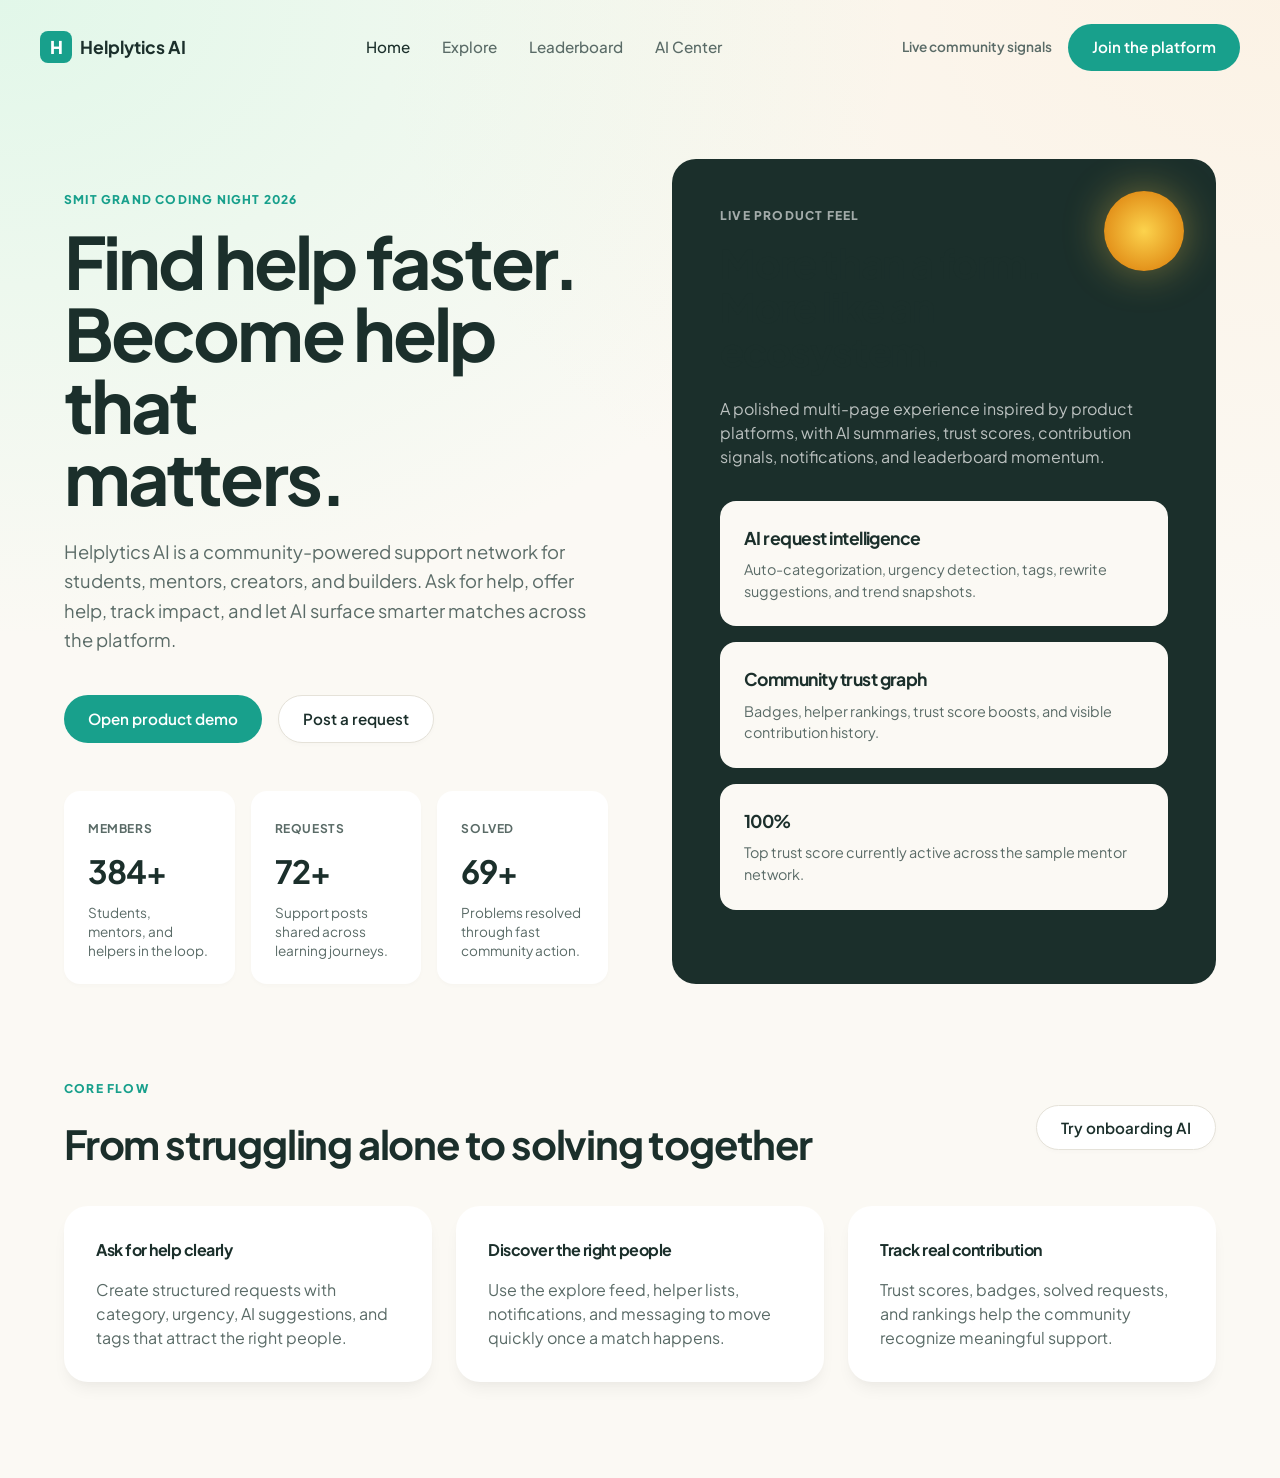
<file: index.html>
<!DOCTYPE html>
<html lang="en">
<head>
    <meta charset="UTF-8">
    <meta name="viewport" content="width=device-width, initial-scale=1.0">
    <title>Helplytics AI - Home</title>
    <link rel="stylesheet" href="assets/global/global.css">
    <style>
        .hero-section {
            max-width: 1200px;
            margin: 4rem auto;
            display: grid;
            grid-template-columns: 1fr 1fr;
            gap: 4rem;
            padding: 0 1.5rem;
        }
        .hero-left {
            padding-top: 2rem;
        }
        .eyebrow {
            font-size: 0.75rem;
            font-weight: 800;
            color: var(--brand-primary);
            text-transform: uppercase;
            letter-spacing: 0.1em;
            margin-bottom: 1rem;
            display: block;
        }
        .hero-left h1 {
            font-size: 4.5rem;
            line-height: 1;
            margin-bottom: 1.5rem;
            letter-spacing: -0.04em;
        }
        .hero-left p {
            font-size: 1.15rem;
            color: var(--text-secondary);
            margin-bottom: 2.5rem;
            line-height: 1.6;
        }
        .metrics-grid {
            display: grid;
            grid-template-columns: repeat(3, 1fr);
            gap: 1rem;
            margin-top: 3rem;
        }
        .metric-card {
            background: var(--bg-surface);
            padding: 1.5rem;
            border-radius: var(--radius-md);
            box-shadow: var(--shadow-sm);
        }
        .metric-card span.m-title {
            font-size: 0.75rem;
            font-weight: 700;
            color: var(--text-secondary);
            text-transform: uppercase;
            letter-spacing: 0.05em;
        }
        .metric-card h3 {
            font-size: 2rem;
            margin: 0.5rem 0;
            color: var(--text-primary);
        }
        .metric-card p {
            font-size: 0.85rem;
            color: var(--text-secondary);
            margin: 0;
            line-height: 1.4;
        }

        .dark-right-card {
            background-color: var(--brand-dark);
            color: var(--text-on-dark);
            border-radius: var(--radius-lg);
            padding: 3rem;
            position: relative;
            overflow: hidden;
        }
        .yellow-orb {
            position: absolute;
            top: 2rem; right: 2rem;
            width: 80px; height: 80px;
            background: radial-gradient(circle, #fcd34d 0%, #d97706 100%);
            border-radius: 50%;
            box-shadow: 0 0 40px rgba(252, 211, 77, 0.4);
        }
        .dark-right-card h2 {
            font-size: 2.5rem;
            line-height: 1.1;
            margin: 1rem 0 1.5rem;
        }
        .dark-right-card p {
            color: rgba(255,255,255,0.7);
            font-size: 1rem;
            margin-bottom: 2rem;
        }
        .feature-box {
            background-color: var(--bg-page);
            border-radius: var(--radius-md);
            padding: 1.5rem;
            margin-bottom: 1rem;
            color: var(--text-primary);
        }
        .feature-box h4 { margin-bottom: 0.5rem; font-size: 1.1rem; }
        .feature-box p { color: var(--text-secondary); font-size: 0.9rem; margin:0; }

        .core-flow { max-width: 1200px; margin: 6rem auto; padding: 0 1.5rem; }
        .core-flow-grid { display: grid; grid-template-columns: repeat(3, 1fr); gap: 1.5rem; margin-top: 2rem; }
        
        .req-pill {
            display: inline-block;
            padding: 4px 12px;
            border-radius: 99px;
            font-size: 0.75rem;
            font-weight: 700;
            margin-right: 0.5rem;
            background: #e0f2fe; color: #0284c7;
        }
        .req-pill.high { background: #fee2e2; color: #dc2626; }
        .req-pill.solved { background: #dcfce7; color: #16a34a; }

        @media (max-width: 768px) {
            .hero-section { grid-template-columns: 1fr; }
            .hero-left h1 { font-size: 3rem; }
            .metrics-grid, .core-flow-grid { grid-template-columns: 1fr; }
        }
    </style>
</head>
<body>
    <header class="navbar">
        <a href="index.html" class="nav-logo">
            <div class="logo-icon">H</div>
            Helplytics AI
        </a>
        <div class="nav-links">
            <a href="index.html" class="active">Home</a>
            <a href="pages/explore/explore.html">Explore</a>
            <a href="pages/leaderboard/leaderboard.html">Leaderboard</a>
            <a href="pages/ai-center/ai-center.html">AI Center</a>
        </div>
        <div style="display:flex; gap:1rem; align-items:center;">
             <span style="font-size: 0.85rem; font-weight:600; color:var(--text-secondary);">Live community signals</span>
             <a href="pages/auth/auth.html" class="btn btn-primary">Join the platform</a>
        </div>
    </header>

    <div class="hero-section">
        <div class="hero-left">
            <span class="eyebrow">SMIT GRAND CODING NIGHT 2026</span>
            <h1>Find help faster.<br>Become help that<br>matters.</h1>
            <p>Helplytics AI is a community-powered support network for students, mentors, creators, and builders. Ask for help, offer help, track impact, and let AI surface smarter matches across the platform.</p>
            
            <div style="display:flex; gap:1rem;">
                <a href="pages/auth/auth.html" class="btn btn-primary">Open product demo</a>
                <a href="pages/auth/auth.html" class="btn btn-secondary">Post a request</a>
            </div>

            <div class="metrics-grid">
                <div class="metric-card">
                    <span class="m-title">MEMBERS</span>
                    <h3>384+</h3>
                    <p>Students, mentors, and helpers in the loop.</p>
                </div>
                <div class="metric-card">
                    <span class="m-title">REQUESTS</span>
                    <h3>72+</h3>
                    <p>Support posts shared across learning journeys.</p>
                </div>
                <div class="metric-card">
                    <span class="m-title">SOLVED</span>
                    <h3>69+</h3>
                    <p>Problems resolved through fast community action.</p>
                </div>
            </div>
        </div>

        <div class="dark-right-card">
            <div class="yellow-orb"></div>
            <span class="eyebrow" style="color: rgba(255,255,255,0.6);" >LIVE PRODUCT FEEL</span>
            <h2>More than a form.<br>More like an<br>ecosystem.</h2>
            <p>A polished multi-page experience inspired by product platforms, with AI summaries, trust scores, contribution signals, notifications, and leaderboard momentum.</p>

            <div class="feature-box">
                <h4>AI request intelligence</h4>
                <p>Auto-categorization, urgency detection, tags, rewrite suggestions, and trend snapshots.</p>
            </div>
            <div class="feature-box">
                <h4>Community trust graph</h4>
                <p>Badges, helper rankings, trust score boosts, and visible contribution history.</p>
            </div>
            <div class="feature-box" style="margin-bottom:0;">
                <h4>100%</h4>
                <p>Top trust score currently active across the sample mentor network.</p>
            </div>
        </div>
    </div>

    <!-- Core Flow Section -->
    <div class="core-flow">
        <div class="flex justify-between items-center mb-4">
            <div>
                <span class="eyebrow">CORE FLOW</span>
                <h2 style="font-size: 2.5rem;">From struggling alone to solving together</h2>
            </div>
            <button class="btn btn-secondary">Try onboarding AI</button>
        </div>
        <div class="core-flow-grid">
            <div class="card">
                <h4>Ask for help clearly</h4>
                <p class="text-secondary mt-4">Create structured requests with category, urgency, AI suggestions, and tags that attract the right people.</p>
            </div>
            <div class="card">
                <h4>Discover the right people</h4>
                <p class="text-secondary mt-4">Use the explore feed, helper lists, notifications, and messaging to move quickly once a match happens.</p>
            </div>
            <div class="card">
                <h4>Track real contribution</h4>
                <p class="text-secondary mt-4">Trust scores, badges, solved requests, and rankings help the community recognize meaningful support.</p>
            </div>
        </div>
    </div>

</body>
</html>
</file>
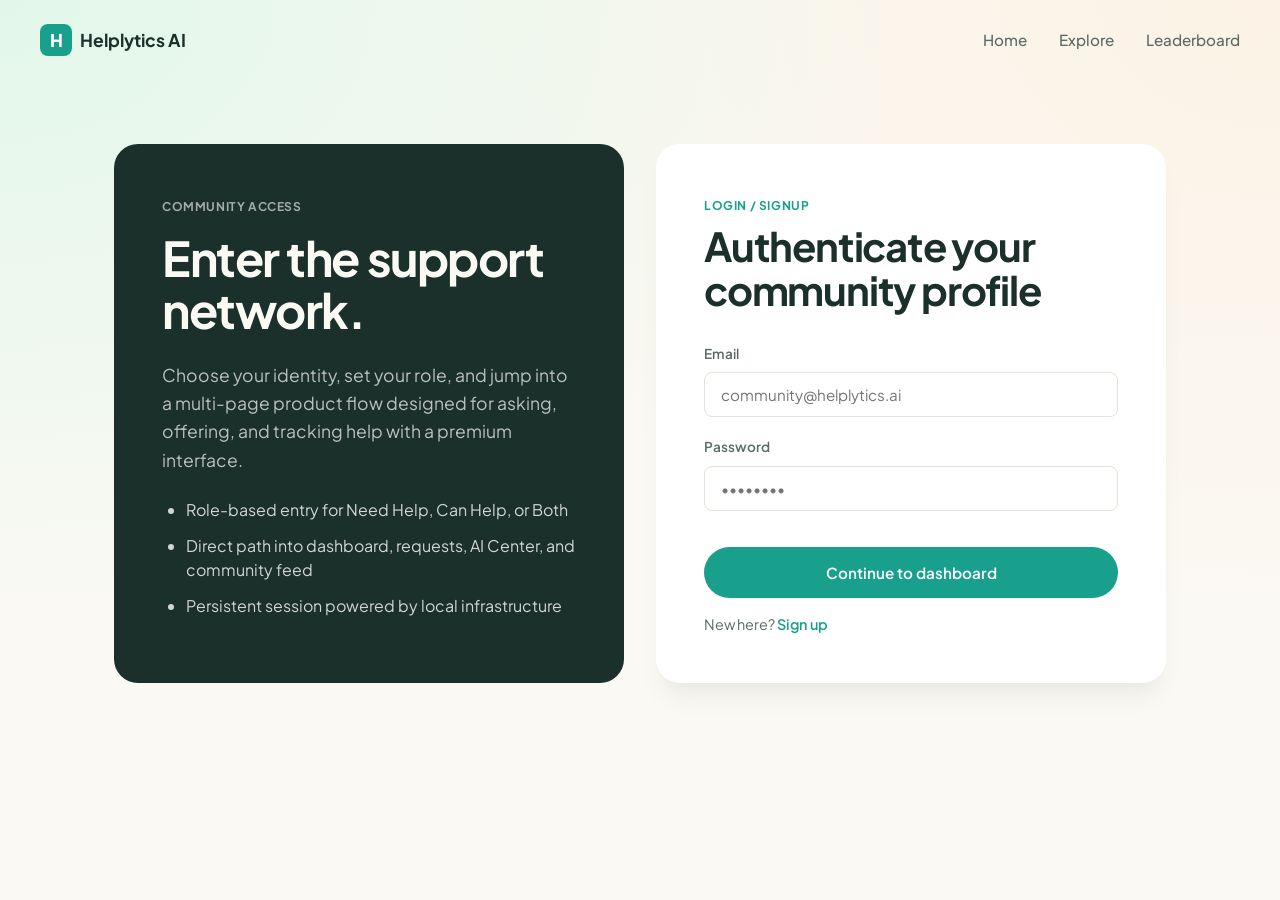
<file: pages/admin/admin.html>
<!DOCTYPE html>
<html lang="en">
<head>
    <meta charset="UTF-8">
    <meta name="viewport" content="width=device-width, initial-scale=1.0">
    <title>Admin Panel - Helplytics AI</title>
    <link rel="stylesheet" href="../../assets/global/global.css">
    <style>
        .admin-layout { max-width: 1200px; margin: 0 auto 4rem; padding: 0 1.5rem; }
        .data-table { width: 100%; border-collapse: collapse; margin-top: 1rem; }
        .data-table th, .data-table td { padding: 1rem; text-align: left; border-bottom: 1px solid var(--border-color); }
        .data-table th { font-weight: 700; color: var(--text-secondary); font-size:0.85rem; text-transform: uppercase; }
        
        .eyebrow {
            font-size: 0.75rem;
            font-weight: 800;
            color: var(--brand-primary);
            text-transform: uppercase;
            letter-spacing: 0.1em;
            display: block;
        }
        .pill-tag { background: #fee2e2; color: #dc2626; padding: 4px 12px; border-radius: 99px; font-size: 0.75rem; font-weight: 700; border: none; cursor:pointer;}
    </style>
</head>
<body>
    <div id="nav-placeholder"></div>

    <div class="admin-layout">
        <div class="dark-panel" style="margin-bottom: 2rem;">
            <span style="font-size:0.75rem; font-weight:700; letter-spacing:0.05em; text-transform:uppercase; color:rgba(255,255,255,0.6); display:block; margin-bottom: 1rem;">ADMINISTRATION</span>
            <h1 style="font-size: 3.5rem; line-height:1.1; margin-bottom: 1rem;">Platform control center.</h1>
            <p style="font-size: 1.1rem; color: rgba(255,255,255,0.8);">Manage users, monitor requests, and enforce community guidelines.</p>
        </div>

        <div class="card">
            <span class="eyebrow">USER MANAGEMENT</span>
            <h2 style="font-size: 2.2rem; margin-bottom: 1rem;">Recent user signals</h2>
            
            <div style="overflow-x:auto;">
                <table class="data-table">
                    <thead>
                        <tr>
                            <th>User Name</th>
                            <th>Email</th>
                            <th>Role</th>
                            <th>Trust Score</th>
                            <th>Actions</th>
                        </tr>
                    </thead>
                    <tbody id="admin-users-list">
                        <!-- Loaded via JS -->
                         <tr><td colspan="5" class="text-center"><div class="spinner text-primary" style="border-top-color:var(--brand-primary)"></div></td></tr>
                    </tbody>
                </table>
            </div>
        </div>
    </div>

    <script src="../../assets/global/config.js"></script>
    <script src="../../assets/global/utils.js"></script>
    <script src="../../assets/global/api.js"></script>
    <script src="../../assets/global/components.js"></script>
    <script src="admin.js"></script>
</body>
</html>
</file>
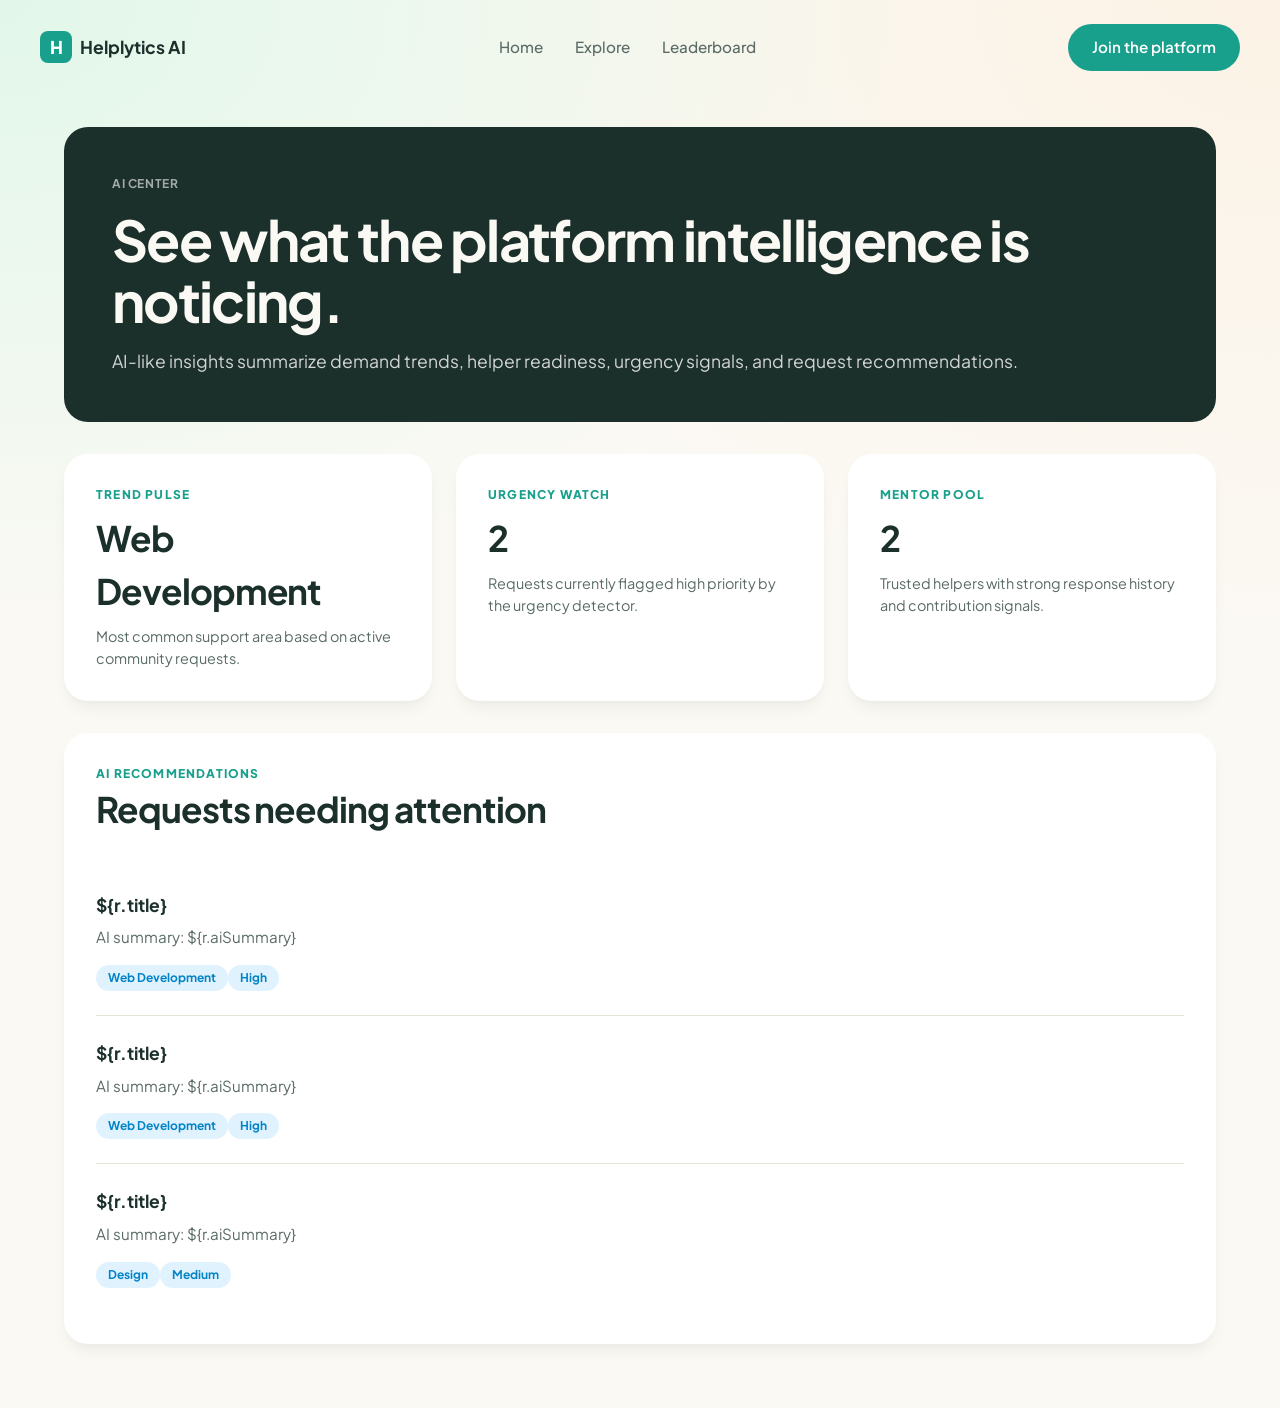
<file: pages/ai-center/ai-center.html>
<!DOCTYPE html>
<html lang="en">
<head>
    <meta charset="UTF-8">
    <meta name="viewport" content="width=device-width, initial-scale=1.0">
    <title>AI Center - Helplytics AI</title>
    <link rel="stylesheet" href="../../assets/global/global.css">
    <style>
        .page-layout { max-width: 1200px; margin: 0 auto 4rem; padding: 0 1.5rem; }
        
        .eyebrow {
            font-size: 0.75rem;
            font-weight: 800;
            color: var(--brand-primary);
            text-transform: uppercase;
            letter-spacing: 0.1em;
            display: block;
        }

        .insights-grid {
            display: grid;
            grid-template-columns: repeat(3, 1fr);
            gap: 1.5rem;
            margin-bottom: 2rem;
        }

        .req-detail-row {
            padding: 1.5rem 0;
            border-bottom: 1px solid var(--border-color);
        }
        .req-detail-row:last-child { border-bottom: none; }

        .pill-tag {
            background: #e0f2fe; color: #0284c7;
            padding: 4px 12px;
            border-radius: 99px;
            font-size: 0.75rem;
            font-weight: 700;
        }

        @media (max-width: 900px) {
            .insights-grid { grid-template-columns: 1fr; }
        }
    </style>
</head>
<body>
    <div id="nav-placeholder"></div>

    <div class="page-layout">
        <div class="dark-panel" style="margin-bottom: 2rem;">
            <span style="font-size:0.75rem; font-weight:700; letter-spacing:0.05em; text-transform:uppercase; color:rgba(255,255,255,0.6); display:block; margin-bottom: 1rem;">AI CENTER</span>
            <h1 style="font-size: 3.5rem; line-height:1.1; margin-bottom: 1rem;">See what the platform intelligence is noticing.</h1>
            <p style="font-size: 1.1rem; color: rgba(255,255,255,0.8);">AI-like insights summarize demand trends, helper readiness, urgency signals, and request recommendations.</p>
        </div>

        <div class="insights-grid" id="insights-container">
            <!-- Mocked UI from design -->
            <div class="card">
                <span class="eyebrow" style="color:var(--brand-primary);">TREND PULSE</span>
                <h2 style="font-size: 2.2rem; margin: 0.5rem 0;">Web<br>Development</h2>
                <p class="text-secondary" style="font-size: 0.9rem;">Most common support area based on active community requests.</p>
            </div>
            <div class="card">
                <span class="eyebrow" style="color:var(--brand-primary);">URGENCY WATCH</span>
                <h2 style="font-size: 2.2rem; margin: 0.5rem 0;">2</h2>
                <p class="text-secondary" style="font-size: 0.9rem;">Requests currently flagged high priority by the urgency detector.</p>
            </div>
            <div class="card">
                <span class="eyebrow" style="color:var(--brand-primary);">MENTOR POOL</span>
                <h2 style="font-size: 2.2rem; margin: 0.5rem 0;">2</h2>
                <p class="text-secondary" style="font-size: 0.9rem;">Trusted helpers with strong response history and contribution signals.</p>
            </div>
        </div>

        <div class="card">
            <span class="eyebrow">AI RECOMMENDATIONS</span>
            <h2 style="font-size: 2.2rem; margin-bottom: 2rem;">Requests needing attention</h2>
            
            <div class="flex-col" id="attention-list">
                <div class="spinner"></div>    
            </div>
        </div>
    </div>

    <script src="../../assets/global/config.js"></script>
    <script src="../../assets/global/utils.js"></script>
    <script src="../../assets/global/api.js"></script>
    <script src="../../assets/global/components.js"></script>
    <script src="ai-center.js"></script>
</body>
</html>
</file>
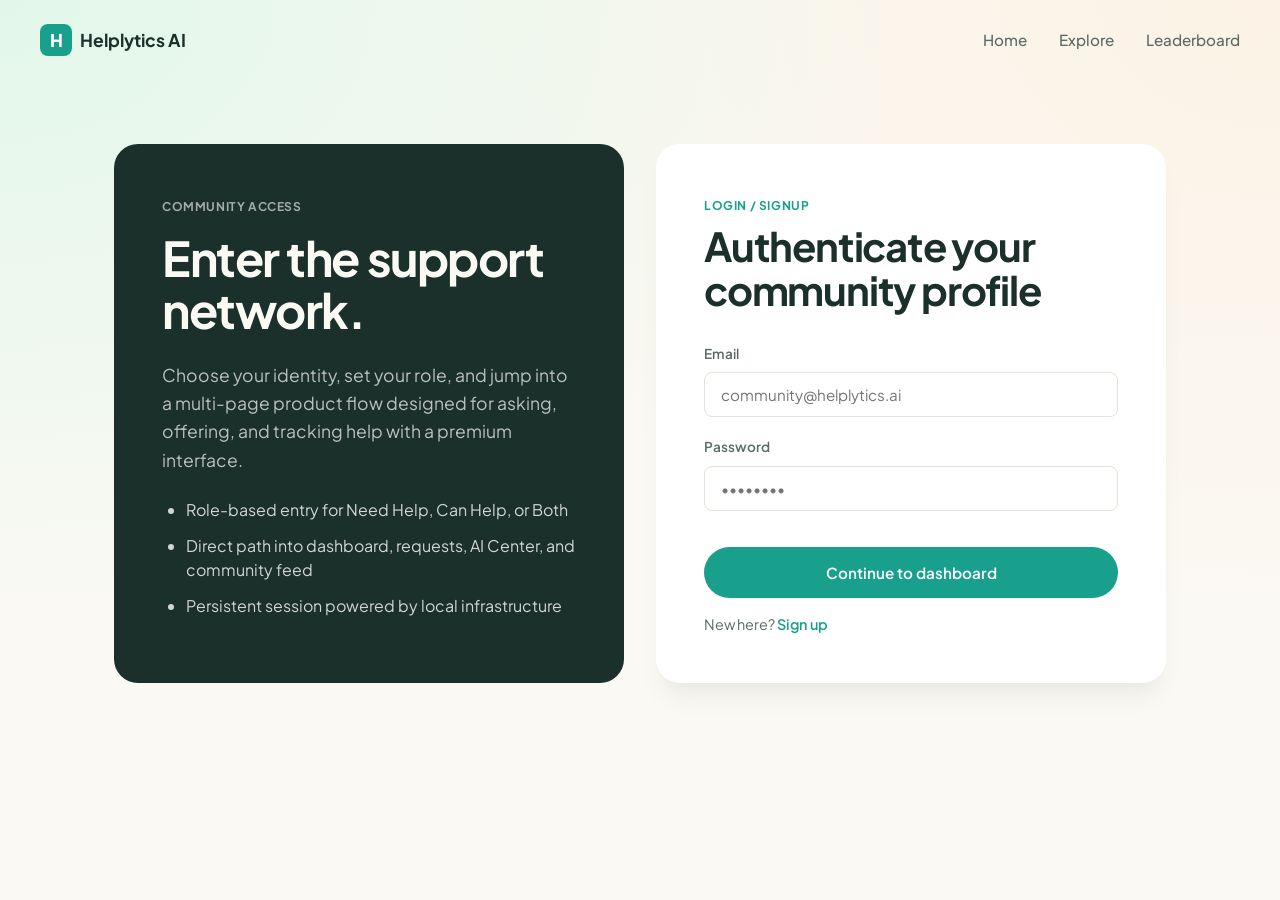
<file: pages/auth/auth.html>
<!DOCTYPE html>
<html lang="en">
<head>
    <meta charset="UTF-8">
    <meta name="viewport" content="width=device-width, initial-scale=1.0">
    <title>Helplytics AI - Auth</title>
    <link rel="stylesheet" href="../../assets/global/global.css">
    <style>
        .auth-container {
            max-width: 1100px;
            margin: 4rem auto;
            display: grid;
            grid-template-columns: 1fr 1fr;
            gap: 2rem;
            padding: 0 1.5rem;
        }
        .left-panel {
            display: flex;
            flex-direction: column;
            justify-content: center;
        }
        .left-panel h1 {
            font-size: 3rem;
            line-height: 1.1;
            margin-bottom: 1.5rem;
        }
        .left-panel ul {
            margin-top: 1.5rem;
            list-style: disc;
            padding-left: 1.5rem;
            color: rgba(255,255,255,0.8);
        }
        .left-panel li { margin-bottom: 0.75rem; }
        
        .right-panel {
            background-color: var(--bg-surface);
            padding: 3rem;
            border-radius: var(--radius-lg);
            box-shadow: var(--shadow-lg);
        }
        
        .right-panel .tag {
            font-size: 0.75rem;
            font-weight: 700;
            color: var(--brand-primary);
            letter-spacing: 0.05em;
            text-transform: uppercase;
        }
        .right-panel h2 {
            font-size: 2.5rem;
            line-height: 1.1;
            margin-top: 0.5rem;
            margin-bottom: 2rem;
            color: var(--text-primary);
        }
        @media (max-width: 768px) {
            .auth-container { grid-template-columns: 1fr; }
            .left-panel h1 { font-size: 2.2rem; }
        }
    </style>
</head>
<body>
    <header class="navbar container">
        <a href="../../index.html" class="nav-logo">
            <div class="logo-icon">H</div>
            Helplytics AI
        </a>
        <div class="nav-links">
            <a href="../../index.html">Home</a>
            <a href="../explore/explore.html">Explore</a>
            <a href="../leaderboard/leaderboard.html">Leaderboard</a>
        </div>
    </header>

    <div class="auth-container">
        <!-- Left Panel based on Image 1 -->
        <div class="dark-panel left-panel">
            <span style="font-size:0.75rem; font-weight:700; letter-spacing:0.05em; text-transform:uppercase; color:rgba(255,255,255,0.6); margin-bottom:1rem; display:block;">Community Access</span>
            <h1>Enter the support network.</h1>
            <p class="text-secondary" style="font-size: 1.1rem; line-height: 1.6;">
                Choose your identity, set your role, and jump into a multi-page product flow designed for asking, offering, and tracking help with a premium interface.
            </p>
            <ul>
                <li>Role-based entry for Need Help, Can Help, or Both</li>
                <li>Direct path into dashboard, requests, AI Center, and community feed</li>
                <li>Persistent session powered by local infrastructure</li>
            </ul>
        </div>
        
        <!-- Right Panel based on Image 1 -->
        <div class="right-panel">
            <span class="tag">LOGIN / SIGNUP</span>
            <h2 id="auth-title">Authenticate your community profile</h2>
            
            <form id="auth-form">
                <!-- Signup Only Fields -->
                <div id="signup-fields" style="display:none;">
                    <div class="form-group">
                        <label class="form-label">Full Name</label>
                        <input type="text" id="name" class="form-control" placeholder="Ayesha Khan">
                    </div>
                </div>

                <!-- OTP Only Fields -->
                <div id="otp-fields" style="display:none;">
                    <div class="form-group">
                        <label class="form-label">Verification Code (OTP)</label>
                        <input type="text" id="otp" class="form-control" placeholder="123456">
                    </div>
                </div>

                <div id="auth-main-fields">

                <div class="form-group flex gap-4" style="flex-wrap: wrap;">
                    <div style="flex:1;">
                        <label class="form-label">Email</label>
                        <input type="email" id="email" class="form-control" placeholder="community@helplytics.ai" required>
                    </div>
                </div>
                <div class="form-group">
                    <label class="form-label">Password</label>
                    <input type="password" id="password" class="form-control" placeholder="••••••••" required>
                </div>
                </div>
                
                <button type="submit" id="main-btn" class="btn btn-primary w-full mt-4" style="padding:1rem;">Continue to dashboard</button>
                
                <div class="mt-4 flex justify-between text-secondary" style="font-size: 0.9rem;">
                    <span id="switch-text">New here? <a href="#" id="to-signup" style="color:var(--brand-primary); font-weight:600;">Sign up</a></span>
                    <a href="#" id="to-login" style="color:var(--brand-primary); font-weight:600; display:none;">Sign in instead</a>
                </div>
            </form>
        </div>
    </div>

    <script src="../../assets/global/config.js"></script>
    <script src="../../assets/global/utils.js"></script>
    <script src="../../assets/global/api.js"></script>
    <script>
        // auth.js inline for precise control of this specific UI
        document.addEventListener('DOMContentLoaded', () => {
            let mode = 'login';
            let currentEmail = ''; // store for OTP
            
            const switchText = document.getElementById('switch-text');
            const toSignup = document.getElementById('to-signup');
            const toLogin = document.getElementById('to-login');
            
            const signupFields = document.getElementById('signup-fields');
            const mainFields = document.getElementById('auth-main-fields');
            const otpFields = document.getElementById('otp-fields');
            
            const title = document.getElementById('auth-title');
            const mainBtn = document.getElementById('main-btn');
            const form = document.getElementById('auth-form');

            function setMode(newMode) {
                mode = newMode;
                signupFields.style.display = 'none';
                mainFields.style.display = 'none';
                otpFields.style.display = 'none';
                toLogin.style.display = 'none';
                switchText.style.display = 'none';
                
                if (mode === 'signup') {
                    signupFields.style.display = 'block';
                    mainFields.style.display = 'block';
                    switchText.style.display = 'inline-block';
                    toLogin.style.display = 'inline-block';
                    title.textContent = 'Create your community profile';
                    mainBtn.textContent = 'Sign up & Continue';
                } else if (mode === 'login') {
                    mainFields.style.display = 'block';
                    switchText.style.display = 'inline-block';
                    title.textContent = 'Authenticate your community profile';
                    mainBtn.textContent = 'Continue to dashboard';
                } else if (mode === 'otp') {
                    otpFields.style.display = 'block';
                    title.textContent = 'Verify your email';
                    mainBtn.textContent = 'Submit Verification Code';
                }
            }

            toSignup.addEventListener('click', (e) => {
                e.preventDefault();
                setMode('signup');
            });

            toLogin.addEventListener('click', (e) => {
                e.preventDefault();
                setMode('login');
            });

            form.addEventListener('submit', async (e) => {
                e.preventDefault();
                const email = document.getElementById('email').value;
                const pass = document.getElementById('password').value;
                
                setLoader(mainBtn, true, 'Processing...');
                let res;
                
                if (mode === 'login') {
                    res = await loginUser(email, pass);
                    if(res.success && res.data && res.data.token) {
                        setToken(res.data.token);
                        setUser(res.data.user);
                        window.location.href = '../dashboard/dashboard.html';
                    } else {
                        alert(res.message || "Login failed");
                    }
                } else if (mode === 'signup') {
                    const name = document.getElementById('name').value;
                    res = await signupUser(name, email, pass);
                    
                    if (res.success) {
                        currentEmail = email;
                        
                        // Proceed to send OTP wrapper assuming backend requires it
                        await sendOtp(email);
                        
                        alert("Please check your email for the verification code.");
                        setMode('otp');
                    } else {
                        alert(res.message || "Signup failed");
                    }
                } else if (mode === 'otp') {
                    const otpCode = document.getElementById('otp').value;
                    res = await verifyOtp(currentEmail, otpCode);
                    
                    if (res.success) {
                        alert("Account verified! Please login.");
                        setMode('login');
                    } else {
                        alert(res.message || "Invalid or expired OTP");
                    }
                }
                
                setLoader(mainBtn, false, mode === 'login' ? 'Continue to dashboard' : mode === 'signup' ? 'Sign up & Continue' : 'Submit Verification Code');
            });
        });
    </script>
</body>
</html>
</file>
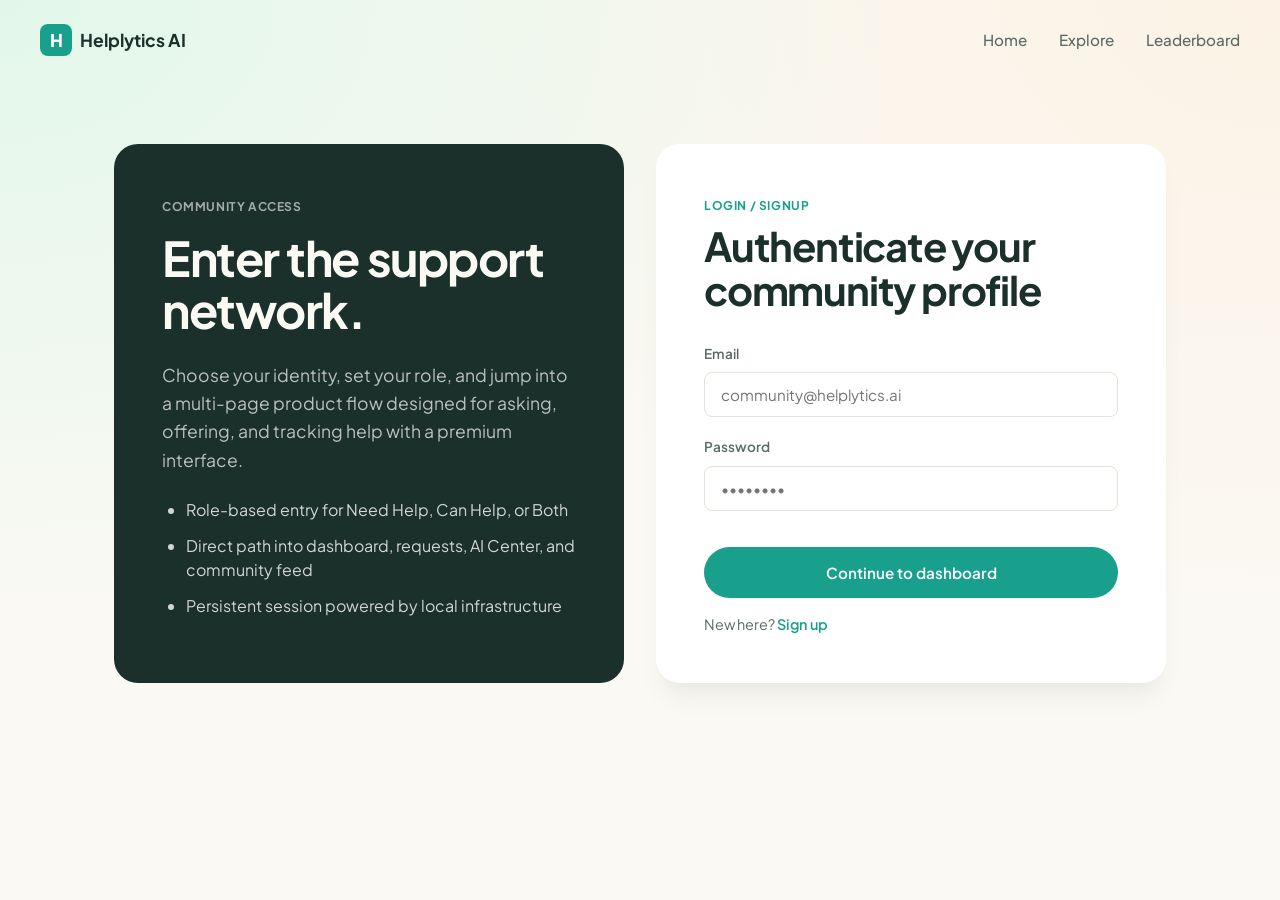
<file: pages/create-request/create-request.html>
<!DOCTYPE html>
<html lang="en">
<head>
    <meta charset="UTF-8">
    <meta name="viewport" content="width=device-width, initial-scale=1.0">
    <title>Create Request - Helplytics AI</title>
    <link rel="stylesheet" href="../../assets/global/global.css">
    <style>
        .split-layout {
            max-width: 1200px;
            margin: 2rem auto;
            display: grid;
            grid-template-columns: 60% 40%;
            gap: 2rem;
            padding: 0 1.5rem;
        }

        .side-ai-card {
            background-color: var(--bg-surface);
            border-radius: var(--radius-lg);
            padding: 3rem;
            box-shadow: var(--shadow-sm);
        }
        
        .ai-row {
            display: flex;
            justify-content: space-between;
            padding: 1.5rem 0;
            border-bottom: 1px solid var(--border-color);
        }
        .ai-row:last-child { border-bottom: none; }
        
        @media (max-width: 900px) {
            .split-layout { grid-template-columns: 1fr; }
        }
    </style>
</head>
<body>
    <div id="nav-placeholder"></div>

    <div class="container pb-4">
        <div class="dark-panel" style="margin-bottom: 2rem;">
            <span style="font-size:0.75rem; font-weight:700; letter-spacing:0.05em; text-transform:uppercase; color:rgba(255,255,255,0.6); display:block; margin-bottom: 1rem;">CREATE REQUEST</span>
            <h1 style="font-size: 3.5rem; line-height:1.1; margin-bottom: 1rem;">Turn a rough problem into a clear help request.</h1>
            <p style="font-size: 1.1rem; color: rgba(255,255,255,0.8);">Use built-in AI suggestions for category, urgency, tags, and a stronger description rewrite.</p>
        </div>
    </div>

    <div class="split-layout">
        <!-- Form Area -->
        <div class="card" style="padding: 2.5rem;">
            <form id="create-request-form">
                <div class="form-group mb-4">
                    <label class="form-label text-primary" style="color: var(--text-primary);">Title</label>
                    <input type="text" id="title" class="form-control" style="padding: 1rem; border-radius:12px;" placeholder="Need review on my JavaScript quiz app before submission" required>
                </div>

                <div class="form-group mb-4">
                    <label class="form-label" style="color: var(--text-primary);">Description</label>
                    <textarea id="description" class="form-control" rows="5" style="padding: 1rem; border-radius:12px; resize:vertical;" placeholder="Explain the challenge, your current progress, deadline, and what kind of help would be useful." required></textarea>
                </div>
                
                <div class="flex gap-4 mb-4">
                    <div style="flex:1;">
                        <label class="form-label" style="color: var(--text-primary);">Tags</label>
                        <input type="text" id="tags" class="form-control" style="padding: 1rem; border-radius:12px;" placeholder="JavaScript, Debugging, Review">
                    </div>
                    <div style="flex:1;">
                        <label class="form-label" style="color: var(--text-primary);">Category</label>
                        <select id="category" class="form-control" style="padding: 1rem; border-radius:12px;">
                            <option value="Web Development">Web Development</option>
                            <option value="Design">Design</option>
                            <option value="Career">Career</option>
                            <option value="Community">Community</option>
                        </select>
                    </div>
                </div>

                <div class="form-group mb-4" style="max-width: 50%;">
                    <label class="form-label" style="color: var(--text-primary);">Urgency</label>
                    <select id="urgency" class="form-control" style="padding: 1rem; border-radius:12px;">
                        <option value="Low">Low</option>
                        <option value="Medium">Medium</option>
                        <option value="High" selected>High</option>
                    </select>
                </div>

                <div class="flex gap-4 mt-4" style="padding-top: 1rem;">
                    <button type="button" class="btn btn-secondary" style="padding: 1rem 1.5rem;" id="btn-ai">Apply AI suggestions</button>
                    <button type="submit" class="btn btn-primary" style="padding: 1rem 1.5rem;" id="btn-submit">Publish request</button>
                </div>
            </form>
        </div>

        <!-- AI Assistant Sidebar -->
        <div class="side-ai-card">
            <span style="font-size:0.75rem; font-weight:800; color:var(--brand-primary); letter-spacing:0.1em; display:block; margin-bottom:1rem;">AI ASSISTANT</span>
            <h2 style="font-size: 2.2rem; line-height:1.2; margin-bottom: 2rem;">Smart request guidance</h2>
            
            <div class="ai-row">
                <span class="text-secondary">Suggested category</span>
                <strong id="ai-cat">Community</strong>
            </div>
            <div class="ai-row">
                <span class="text-secondary">Detected urgency</span>
                <strong id="ai-urgency">Low</strong>
            </div>
            <div class="ai-row" style="flex-direction: column; gap: 0.5rem; justify-content: flex-start;">
                <span class="text-secondary">Suggested tags</span>
                <div style="font-weight: 600; font-size: 0.95rem;">Add more detail for smarter tags</div>
            </div>
            <div class="ai-row" style="flex-direction: column; gap: 0.5rem; justify-content: flex-start;">
                <span class="text-secondary">Rewrite suggestion</span>
                <div style="font-weight: 600; font-size: 0.95rem;">Start describing the challenge to generate a stronger version.</div>
            </div>
        </div>
    </div>

    <script src="../../assets/global/config.js"></script>
    <script src="../../assets/global/utils.js"></script>
    <script src="../../assets/global/api.js"></script>
    <script src="../../assets/global/components.js"></script>
    <script src="create-request.js"></script>
</body>
</html>
</file>
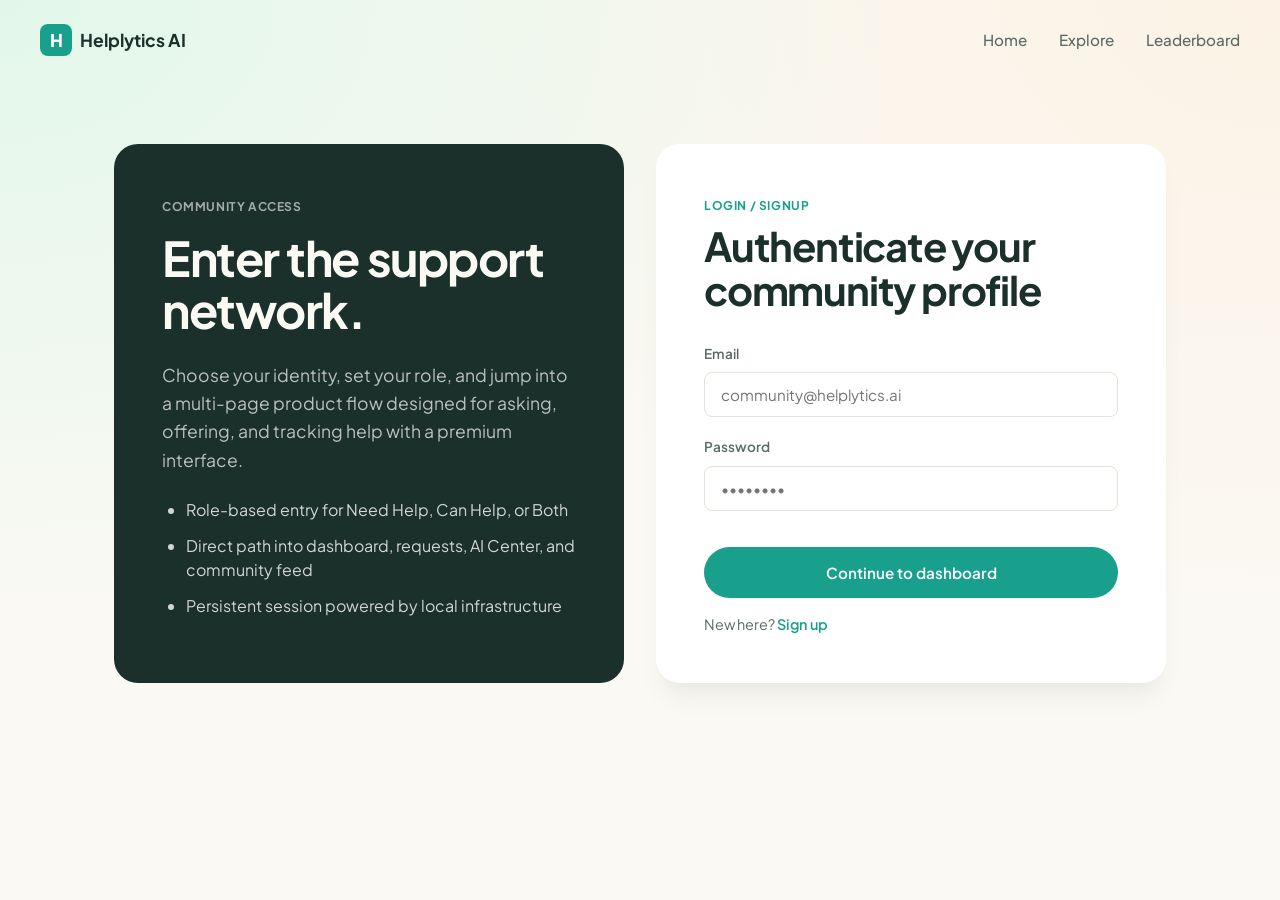
<file: pages/dashboard/dashboard.html>
<!DOCTYPE html>
<html lang="en">
<head>
    <meta charset="UTF-8">
    <meta name="viewport" content="width=device-width, initial-scale=1.0">
    <title>Dashboard - Helplytics AI</title>
    <link rel="stylesheet" href="../../assets/global/global.css">
    <link rel="stylesheet" href="dashboard.css">
</head>
<body>
    <div class="app-layout">
        <!-- Sidebar Injection -->
        <div id="sidebar-container"></div>
        
        <!-- Main Content Area -->
        <main class="main-content">
            <header class="dashboard-header flex justify-between items-center mb-4">
                <div>
                    <h1 id="welcome-text">Dashboard</h1>
                    <p class="text-secondary">Here's an overview of your activity.</p>
                </div>
                <button class="btn btn-primary" onclick="redirect('../create-request/create-request.html')">
                    + New Request
                </button>
            </header>
            
            <!-- Quick Stats -->
            <div class="stats-grid mt-4">
                <div class="card stat-card">
                    <h4 class="text-secondary">My Requests</h4>
                    <h2 class="stat-value" id="stat-my-requests">-</h2>
                </div>
                <div class="card stat-card">
                    <h4 class="text-secondary">Help Offered</h4>
                    <h2 class="stat-value" id="stat-offered">-</h2>
                </div>
                <div class="card stat-card">
                    <h4 class="text-secondary">Current Score</h4>
                    <h2 class="stat-value text-primary" id="stat-score">-</h2>
                </div>
            </div>

            <!-- Recent Requests -->
            <section class="mt-4" style="margin-top: 3rem;">
                <div class="flex justify-between items-center mb-4">
                    <h3>Recent Global Requests</h3>
                    <a href="../explore/explore.html" class="text-primary font-weight-500" style="font-size: 0.875rem;">View all &rarr;</a>
                </div>
                <div id="recent-requests-grid" class="requests-grid">
                    <div class="spinner"></div> <!-- loader -->
                </div>
            </section>
        </main>
    </div>

    <!-- Scripts -->
    <script src="../../assets/global/config.js"></script>
    <script src="../../assets/global/utils.js"></script>
    <script src="../../assets/global/api.js"></script>
    <script src="../../assets/global/components.js"></script>
    <script src="dashboard.js"></script>
</body>
</html>
</file>
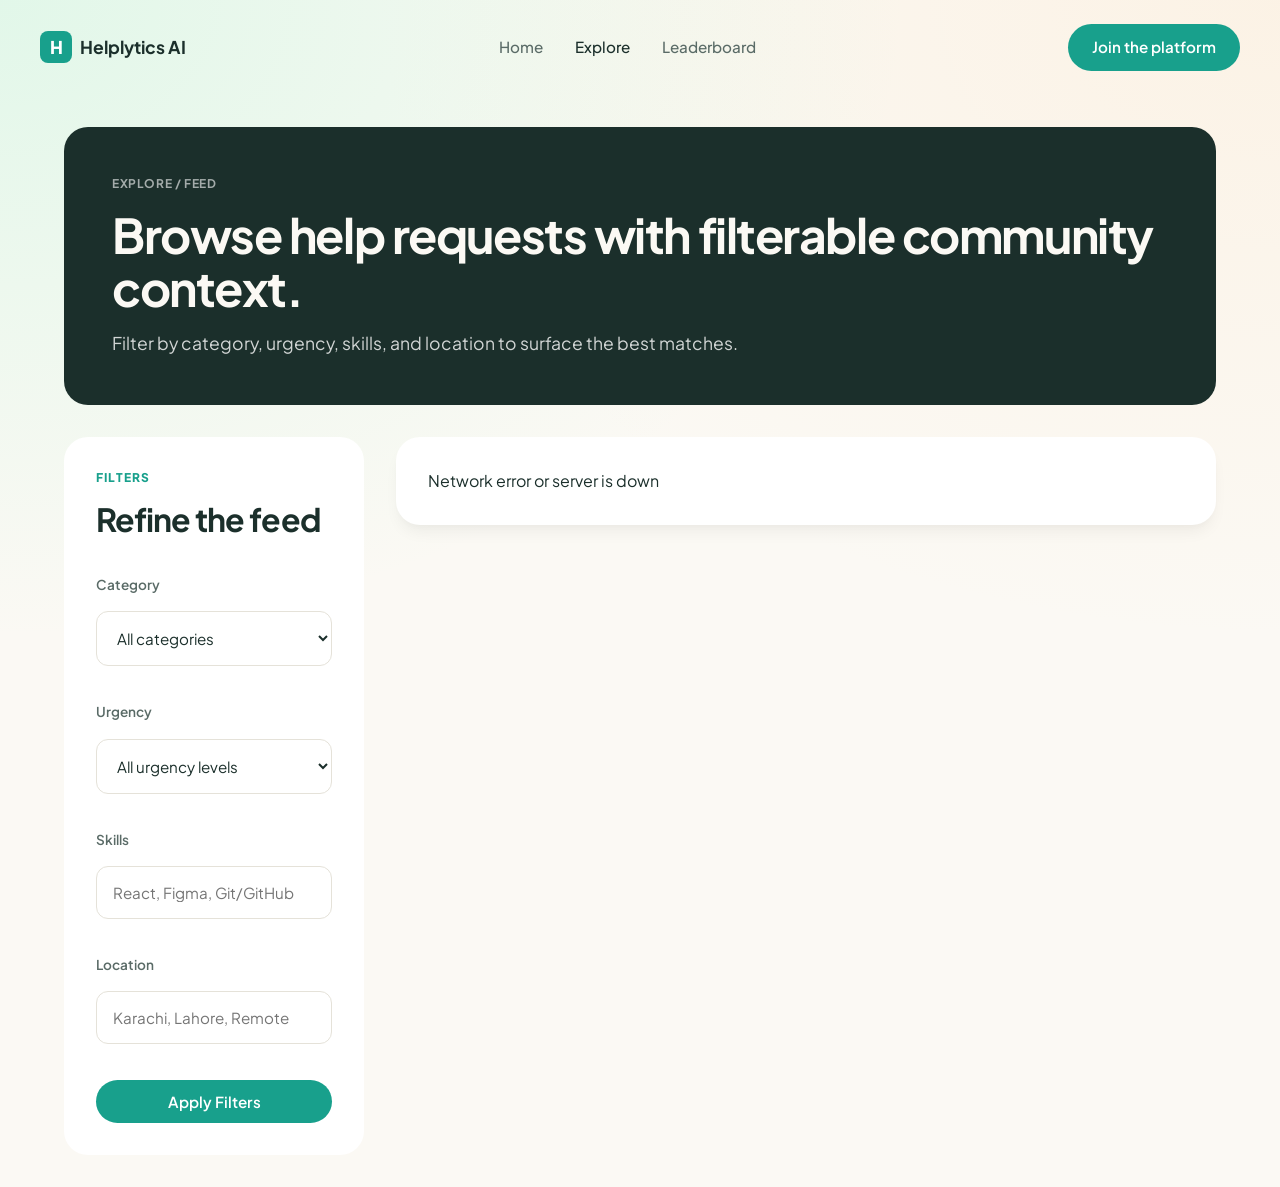
<file: pages/explore/explore.html>
<!DOCTYPE html>
<html lang="en">
<head>
    <meta charset="UTF-8">
    <meta name="viewport" content="width=device-width, initial-scale=1.0">
    <title>Explore - Helplytics AI</title>
    <link rel="stylesheet" href="../../assets/global/global.css">
    <style>
        .explore-layout {
            max-width: 1200px;
            margin: 2rem auto;
            display: grid;
            grid-template-columns: 300px 1fr;
            gap: 2rem;
            padding: 0 1.5rem;
        }
        
        .filters-sidebar {
            background-color: var(--bg-surface);
            border-radius: var(--radius-lg);
            padding: 2rem;
            height: fit-content;
        }

        .filters-sidebar .eyebrow {
            font-size: 0.75rem;
            font-weight: 800;
            color: var(--brand-primary);
            text-transform: uppercase;
            letter-spacing: 0.1em;
            margin-bottom: 0.5rem;
            display: block;
        }

        .pill-tag {
            background: #e0f2fe; color: #0284c7;
            padding: 4px 12px;
            border-radius: 99px;
            font-size: 0.75rem;
            font-weight: 700;
        }
        .req-pill {
            display: inline-block;
            padding: 4px 12px;
            border-radius: 99px;
            font-size: 0.75rem;
            font-weight: 700;
            background: #e0f2fe; color: #0284c7;
        }
        .req-pill.high { background: #fee2e2; color: #dc2626; }
        .req-pill.solved { background: #dcfce7; color: #16a34a; }

        @media (max-width: 768px) {
            .explore-layout { grid-template-columns: 1fr; }
        }
    </style>
</head>
<body>
    <div id="nav-placeholder"></div>

    <div class="container pb-4">
        <div class="dark-panel" style="margin-bottom: 2rem;">
            <span style="font-size:0.75rem; font-weight:700; letter-spacing:0.05em; text-transform:uppercase; color:rgba(255,255,255,0.6); display:block; margin-bottom: 1rem;">EXPLORE / FEED</span>
            <h1 style="font-size: 3rem; line-height:1.1;">Browse help requests with filterable community context.</h1>
            <p class="mt-4" style="font-size: 1.1rem; color: rgba(255,255,255,0.8);">Filter by category, urgency, skills, and location to surface the best matches.</p>
        </div>
    </div>

    <div class="explore-layout">
        <!-- Sidebar Filters -->
        <aside class="filters-sidebar">
            <span class="eyebrow">FILTERS</span>
            <h2 style="font-size: 2rem; margin-bottom: 2rem;">Refine the feed</h2>

            <div class="form-group">
                <label class="form-label" style="margin-bottom: 1rem;">Category</label>
                <select class="form-control mb-4" id="filter-category" style="padding: 1rem; border-radius: 12px;">
                    <option value="">All categories</option>
                    <option value="Web Development">Web Development</option>
                    <option value="Design">Design</option>
                    <option value="Career">Career</option>
                </select>
            </div>

            <div class="form-group">
                <label class="form-label" style="margin-bottom: 1rem;">Urgency</label>
                <select class="form-control mb-4" id="filter-urgency" style="padding: 1rem; border-radius: 12px;">
                    <option value="">All urgency levels</option>
                    <option value="High">High</option>
                    <option value="Medium">Medium</option>
                    <option value="Low">Low</option>
                </select>
            </div>

            <div class="form-group">
                <label class="form-label" style="margin-bottom: 1rem;">Skills</label>
                <input type="text" class="form-control mb-4" placeholder="React, Figma, Git/GitHub" style="padding: 1rem; border-radius: 12px;">
            </div>

            <div class="form-group">
                <label class="form-label" style="margin-bottom: 1rem;">Location</label>
                <input type="text" class="form-control" placeholder="Karachi, Lahore, Remote" style="padding: 1rem; border-radius: 12px;">
            </div>
            
            <button class="btn btn-primary w-full mt-4" id="btn-apply-filters">Apply Filters</button>
        </aside>

        <!-- Feed List -->
        <div class="feed-content flex-col gap-4" id="requests-container" style="display: flex;">
            <div class="spinner"></div>
        </div>
    </div>

    <script src="../../assets/global/config.js"></script>
    <script src="../../assets/global/utils.js"></script>
    <script src="../../assets/global/api.js"></script>
    <script src="../../assets/global/components.js"></script>
    <script src="explore.js"></script>
</body>
</html>
</file>
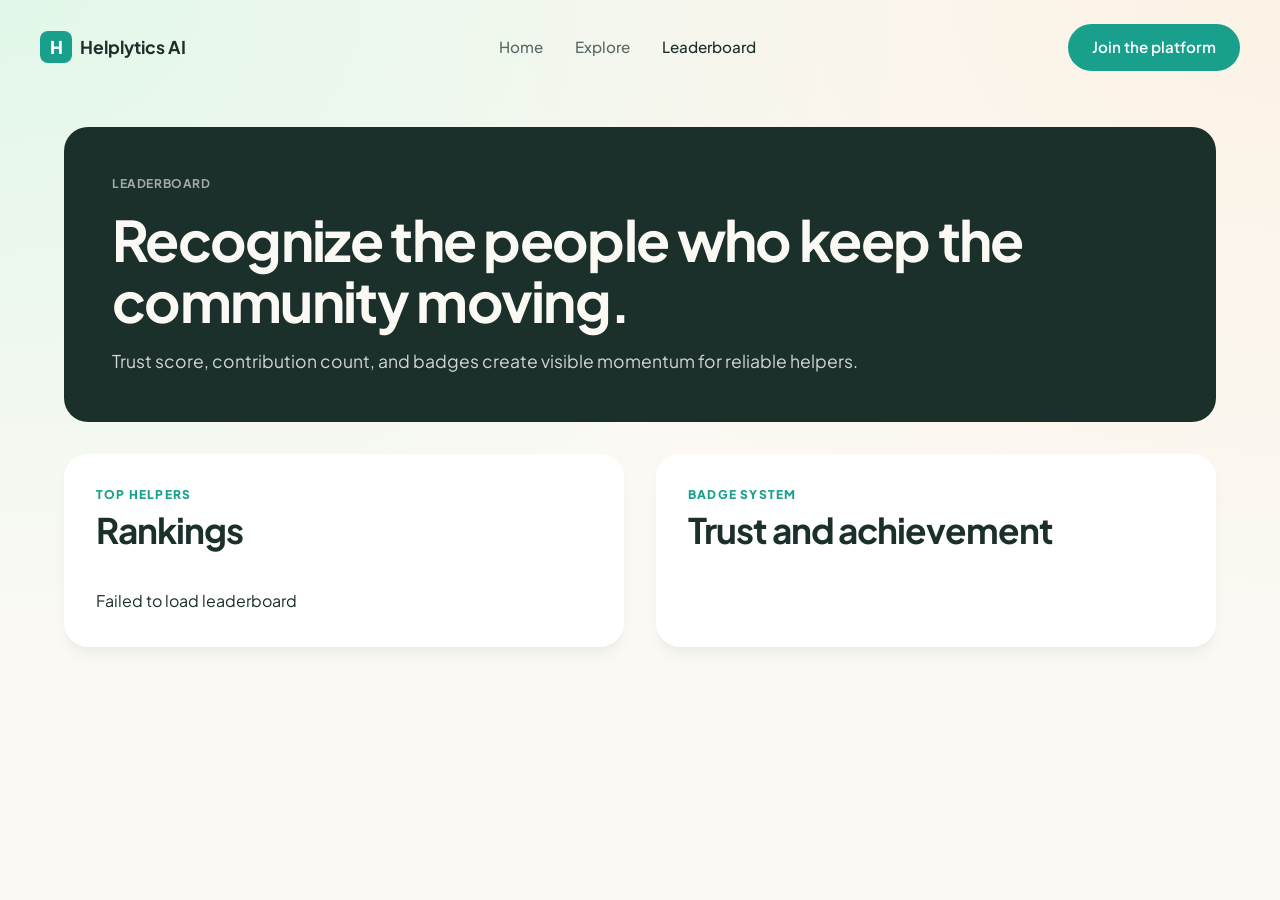
<file: pages/leaderboard/leaderboard.html>
<!DOCTYPE html>
<html lang="en">
<head>
    <meta charset="UTF-8">
    <meta name="viewport" content="width=device-width, initial-scale=1.0">
    <title>Leaderboard - Helplytics AI</title>
    <link rel="stylesheet" href="../../assets/global/global.css">
    <link rel="stylesheet" href="leaderboard.css">
</head>
<body>
    <div id="nav-placeholder"></div>

    <div class="container pb-4">
        <div class="dark-panel" style="margin-bottom: 2rem;">
            <span style="font-size:0.75rem; font-weight:700; letter-spacing:0.05em; text-transform:uppercase; color:rgba(255,255,255,0.6); display:block; margin-bottom: 1rem;">LEADERBOARD</span>
            <h1 style="font-size: 3.5rem; line-height:1.1; margin-bottom: 1rem;">Recognize the people who keep the community moving.</h1>
            <p style="font-size: 1.1rem; color: rgba(255,255,255,0.8);">Trust score, contribution count, and badges create visible momentum for reliable helpers.</p>
        </div>
    </div>

    <div class="leaderboard-layout">
        <!-- Rankings List -->
        <div class="card">
            <span class="eyebrow">TOP HELPERS</span>
            <h2 style="font-size: 2.2rem; margin-bottom: 2rem;">Rankings</h2>
            
            <div id="rankings-list" class="flex-col gap-4">
                <div class="spinner"></div>    
            </div>
        </div>

        <!-- Badges & Trust -->
        <div class="card">
            <span class="eyebrow">BADGE SYSTEM</span>
            <h2 style="font-size: 2.2rem; margin-bottom: 2rem;">Trust and achievement</h2>

            <div id="trust-list" class="flex-col gap-4">
                <div class="spinner"></div>    
            </div>
        </div>
    </div>

    <script src="../../assets/global/config.js"></script>
    <script src="../../assets/global/utils.js"></script>
    <script src="../../assets/global/api.js"></script>
    <script src="../../assets/global/components.js"></script>
    <script src="leaderboard.js"></script>
</body>
</html>
</file>
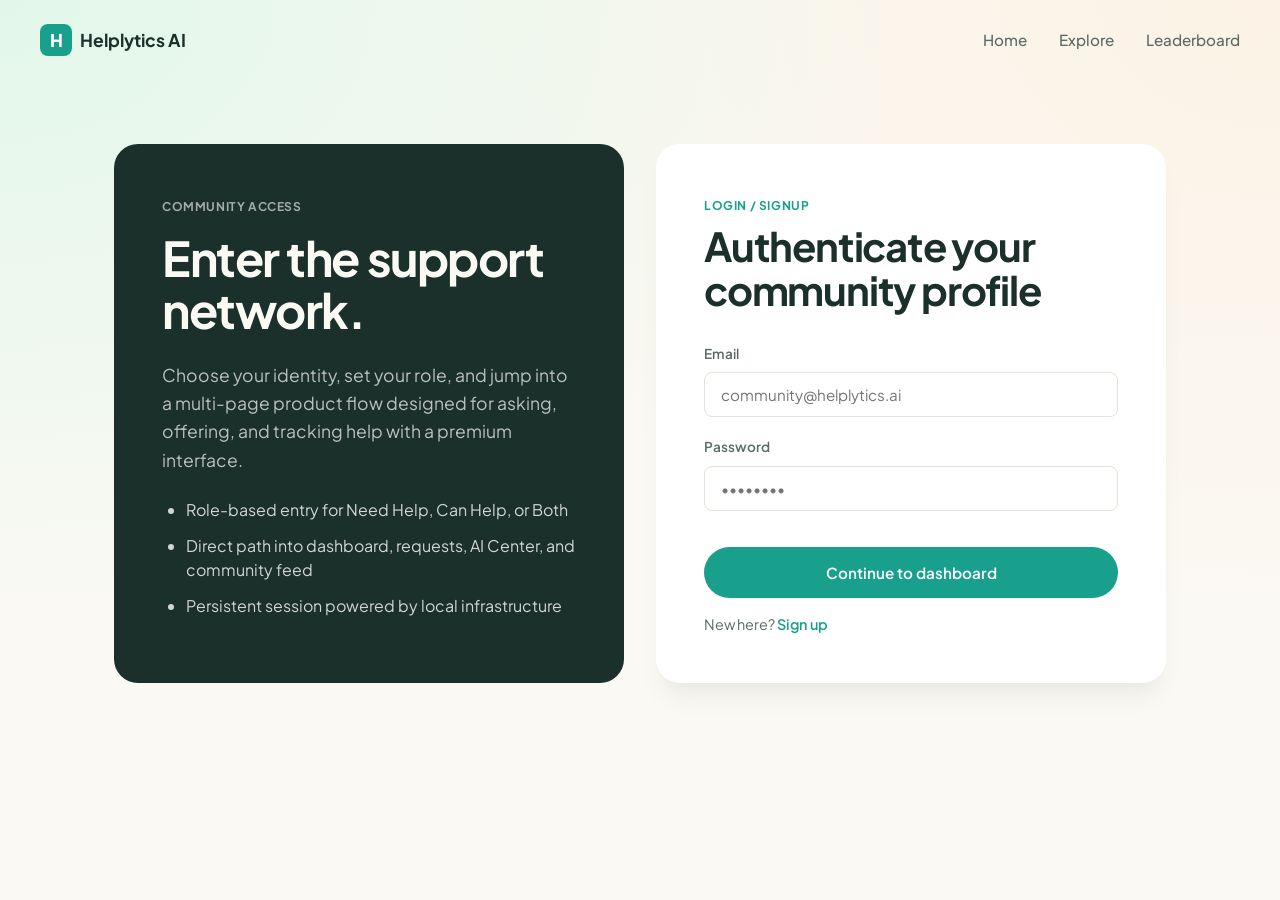
<file: pages/messaging/messaging.html>
<!DOCTYPE html>
<html lang="en">
<head>
    <meta charset="UTF-8">
    <meta name="viewport" content="width=device-width, initial-scale=1.0">
    <title>Messages - Helplytics AI</title>
    <link rel="stylesheet" href="../../assets/global/global.css">
    <style>
        .msg-layout {
            max-width: 1200px;
            margin: 0 auto 4rem;
            display: grid;
            grid-template-columns: 1fr 1fr;
            gap: 2rem;
            padding: 0 1.5rem;
        }

        .eyebrow {
            font-size: 0.75rem;
            font-weight: 800;
            color: var(--brand-primary);
            text-transform: uppercase;
            letter-spacing: 0.1em;
            display: block;
        }

        .message-thread {
            border: 1px solid var(--border-color);
            border-radius: var(--radius-md);
            padding: 1.5rem;
            margin-bottom: 1rem;
        }
        .message-thread .thread-header {
            display: flex;
            justify-content: space-between;
            align-items: center;
            margin-bottom: 0.75rem;
        }
        .message-thread .participants {
            font-weight: 700;
            color: var(--text-primary);
        }
        .msg-bubble {
            background:#e0f2fe; padding:6px 12px; border-radius:12px; font-size:0.75rem; font-weight:600; color:#0284c7;
        }

        @media (max-width: 900px) {
            .msg-layout { grid-template-columns: 1fr; }
        }
    </style>
</head>
<body>
    <div id="nav-placeholder"></div>

    <div class="container pb-4">
        <div class="dark-panel" style="margin-bottom: 2rem;">
            <span style="font-size:0.75rem; font-weight:700; letter-spacing:0.05em; text-transform:uppercase; color:rgba(255,255,255,0.6); display:block; margin-bottom: 1rem;">INTERACTION / MESSAGING</span>
            <h1 style="font-size: 3.5rem; line-height:1.1; margin-bottom: 1rem;">Keep support moving through direct communication.</h1>
            <p style="font-size: 1.1rem; color: rgba(255,255,255,0.8);">Basic messaging gives helpers and requesters a clear follow-up path once a match happens.</p>
        </div>
    </div>

    <div class="msg-layout">
        <!-- Recent Messages -->
        <div class="card" style="height: fit-content;">
            <span class="eyebrow">CONVERSATION STREAM</span>
            <h2 style="font-size: 2.2rem; margin-bottom: 2rem;">Recent messages</h2>
            
            <div id="messages-list">
               <div class="spinner"></div> 
            </div>
        </div>

        <!-- Compose -->
        <div class="card" style="height: fit-content;">
            <span class="eyebrow">SEND MESSAGE</span>
            <h2 style="font-size: 2.2rem; margin-bottom: 2rem;">Start a conversation</h2>

            <form id="msg-form">
                <div class="form-group mb-4">
                    <label class="form-label">To</label>
                    <select class="form-control" id="msg-to" style="padding:1rem; border-radius:12px;" required>
                        <option value="Ayesha Khan">Ayesha Khan</option>
                        <option value="Hassan Ali">Hassan Ali</option>
                        <option value="Sara Noor">Sara Noor</option>
                    </select>
                </div>

                <div class="form-group mb-4">
                    <label class="form-label">Message</label>
                    <textarea class="form-control" id="msg-content" rows="4" style="padding:1rem; border-radius:12px; resize:vertical;" placeholder="Share support details, ask for files, or suggest next steps." required></textarea>
                </div>

                <button type="submit" class="btn btn-primary w-full mt-2" style="padding: 1rem;" id="btn-send">Send</button>
            </form>
        </div>
    </div>

    <script src="../../assets/global/config.js"></script>
    <script src="../../assets/global/utils.js"></script>
    <script src="../../assets/global/api.js"></script>
    <script src="../../assets/global/components.js"></script>
    <script src="messaging.js"></script>
</body>
</html>
</file>
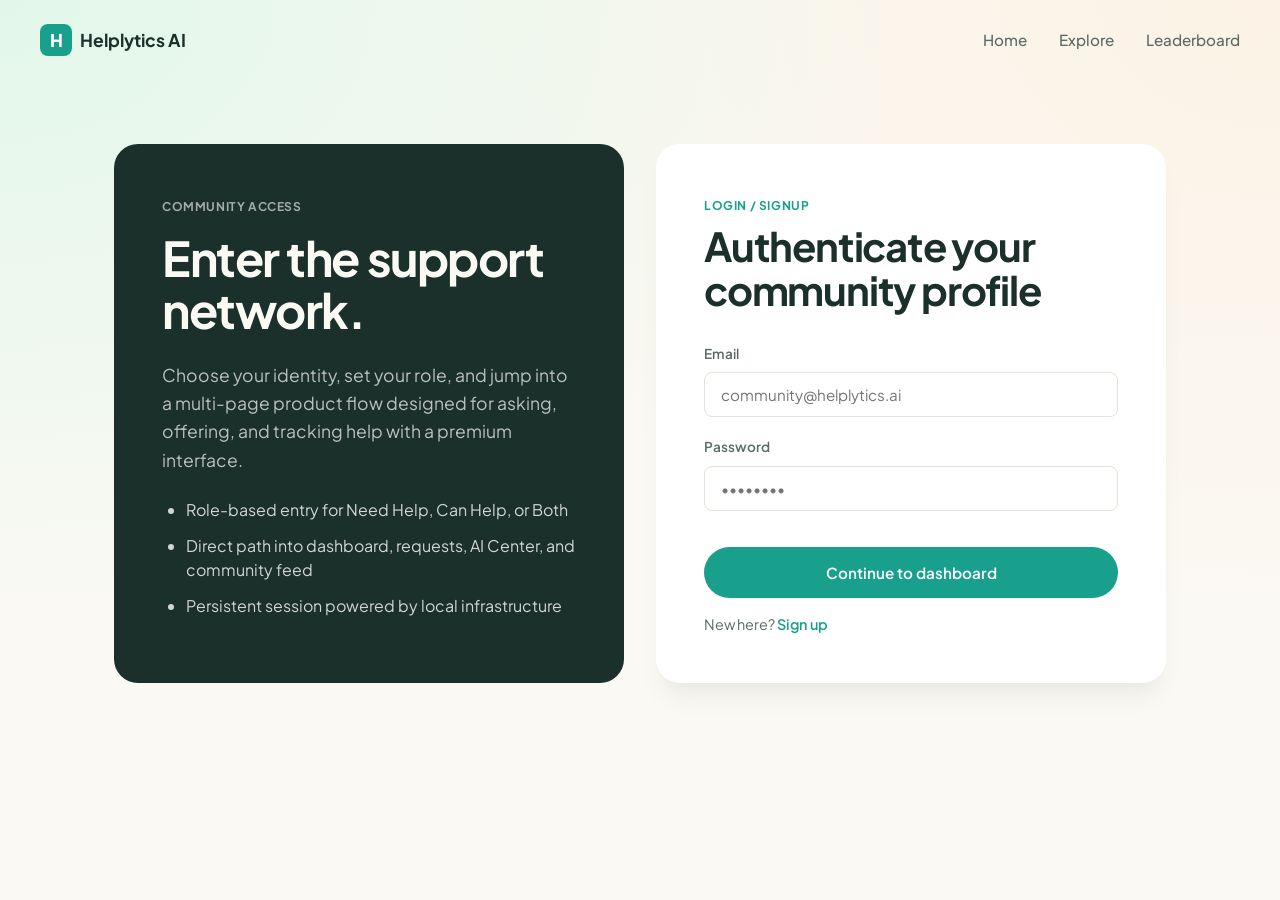
<file: pages/notifications/notifications.html>
<!DOCTYPE html>
<html lang="en">
<head>
    <meta charset="UTF-8">
    <meta name="viewport" content="width=device-width, initial-scale=1.0">
    <title>Notifications - Helplytics AI</title>
    <link rel="stylesheet" href="../../assets/global/global.css">
    <style>
        .page-layout { max-width: 1000px; margin: 0 auto 4rem; padding: 0 1.5rem; }
        
        .notification-item {
            display: flex;
            justify-content: space-between;
            align-items: center;
            padding: 1.5rem 0;
            border-bottom: 1px solid var(--border-color);
        }
        .notification-item:last-child { border-bottom: none; }
        
        .eyebrow {
            font-size: 0.75rem;
            font-weight: 800;
            color: var(--brand-primary);
            text-transform: uppercase;
            letter-spacing: 0.1em;
            display: block;
        }

        .pill-tag {
            padding: 4px 12px;
            border-radius: 99px;
            font-size: 0.75rem;
            font-weight: 700;
        }
        .pill-unread { padding: 4px 12px; border-radius: 99px; font-size: 0.75rem; font-weight: 700; border: 1px solid #d1d5db; color: var(--text-primary); }
        .pill-read { padding: 4px 12px; border-radius: 99px; font-size: 0.75rem; font-weight: 600; color: var(--text-secondary); }

    </style>
</head>
<body>
    <div id="nav-placeholder"></div>

    <div class="page-layout">
        <div class="dark-panel" style="margin-bottom: 2rem;">
            <span style="font-size:0.75rem; font-weight:700; letter-spacing:0.05em; text-transform:uppercase; color:rgba(255,255,255,0.6); display:block; margin-bottom: 1rem;">NOTIFICATIONS</span>
            <h1 style="font-size: 3.5rem; line-height:1.1; margin-bottom: 1rem;">Stay updated on requests, helpers, and trust signals.</h1>
        </div>

        <div class="card">
            <span class="eyebrow">LIVE UPDATES</span>
            <h2 style="font-size: 2.2rem; margin-bottom: 1rem;">Notification feed</h2>
            
            <div id="notifications-list">
                <div class="spinner"></div>    
            </div>
        </div>
    </div>

    <script src="../../assets/global/config.js"></script>
    <script src="../../assets/global/utils.js"></script>
    <script src="../../assets/global/api.js"></script>
    <script src="../../assets/global/components.js"></script>
    <script src="notifications.js"></script>
</body>
</html>
</file>
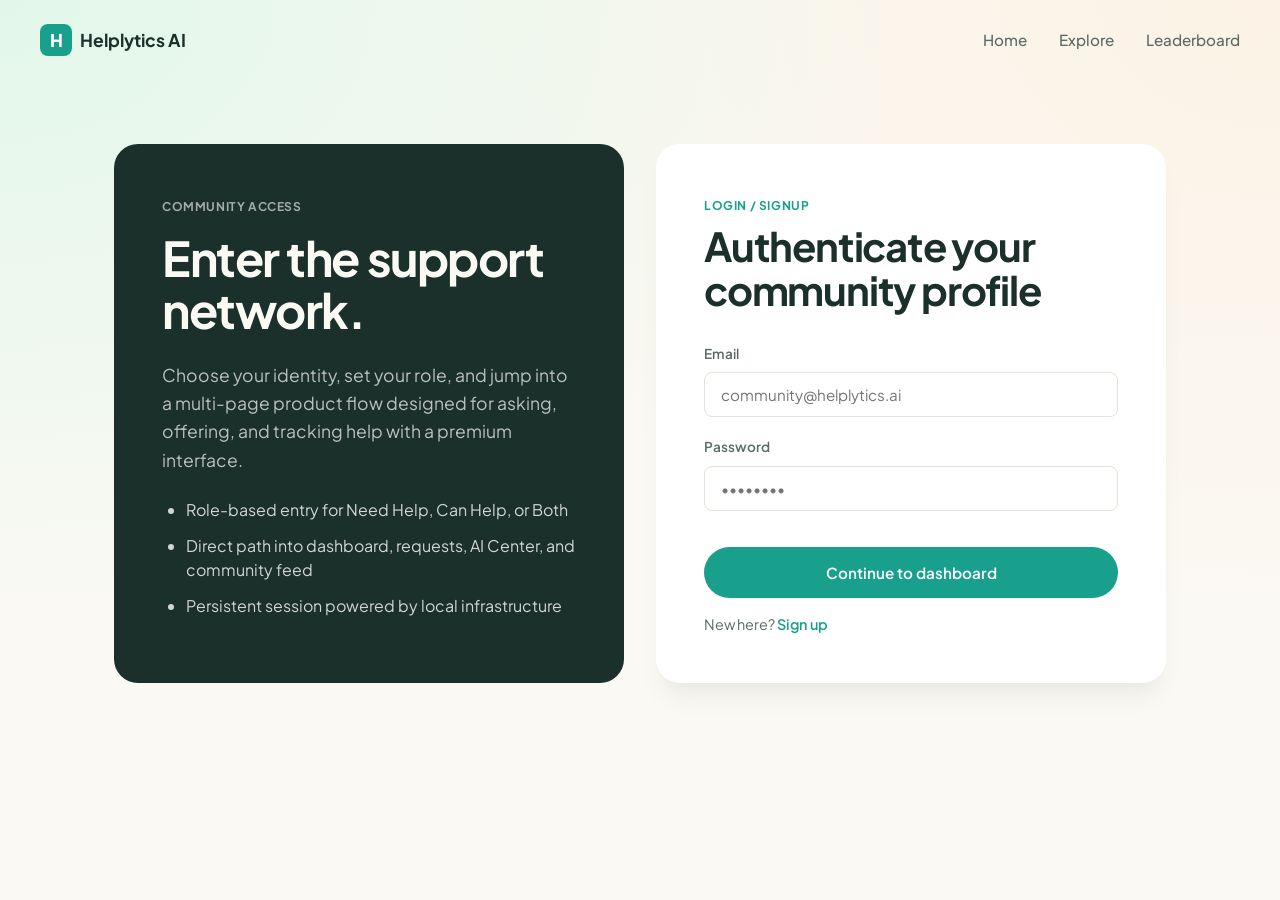
<file: pages/onboarding/onboarding.html>
<!DOCTYPE html>
<html lang="en">
<head>
    <meta charset="UTF-8">
    <meta name="viewport" content="width=device-width, initial-scale=1.0">
    <title>Welcome - Onboarding</title>
    <link rel="stylesheet" href="../../assets/global/global.css">
    <link rel="stylesheet" href="onboarding.css">
</head>
<body class="bg-secondary flex justify-center items-center" style="min-height: 100vh;">
    
    <div class="card onboarding-card" style="width: 100%; max-width: 500px;">
        <div class="text-center mb-4">
            <h2>Complete Profile Setup</h2>
            <p class="text-secondary">Tell us a bit about your skills so we can personalize your feed.</p>
        </div>
        
        <form id="onboarding-form">
            <div class="form-group">
                <label class="form-label">Profile Picture URL (Optional)</label>
                <input type="url" id="profile-pic" class="form-control" placeholder="https://example.com/me.png">
            </div>
            
            <div class="form-group">
                <label class="form-label">Areas of Expertise</label>
                <select id="expertise" class="form-control" required>
                    <option value="" disabled selected>Select your top skill</option>
                    <option value="Technical/Programming">Technical / Programming</option>
                    <option value="Design/UX">Design / UX</option>
                    <option value="Marketing">Marketing</option>
                    <option value="Business">Business / Operations</option>
                    <option value="General">General Questions</option>
                </select>
            </div>
            
            <div class="form-group mt-4">
                <button type="submit" id="btn-finish" class="btn btn-primary" style="width: 100%;">Go to Dashboard</button>
                <a href="../dashboard/dashboard.html" class="btn btn-secondary mt-4" style="width: 100%; text-align:center;">Skip for now</a>
            </div>
        </form>
    </div>

    <!-- Scripts -->
    <script src="../../assets/global/config.js"></script>
    <script src="../../assets/global/utils.js"></script>
    <script src="../../assets/global/api.js"></script>
    <script src="onboarding.js"></script>
</body>
</html>
</file>
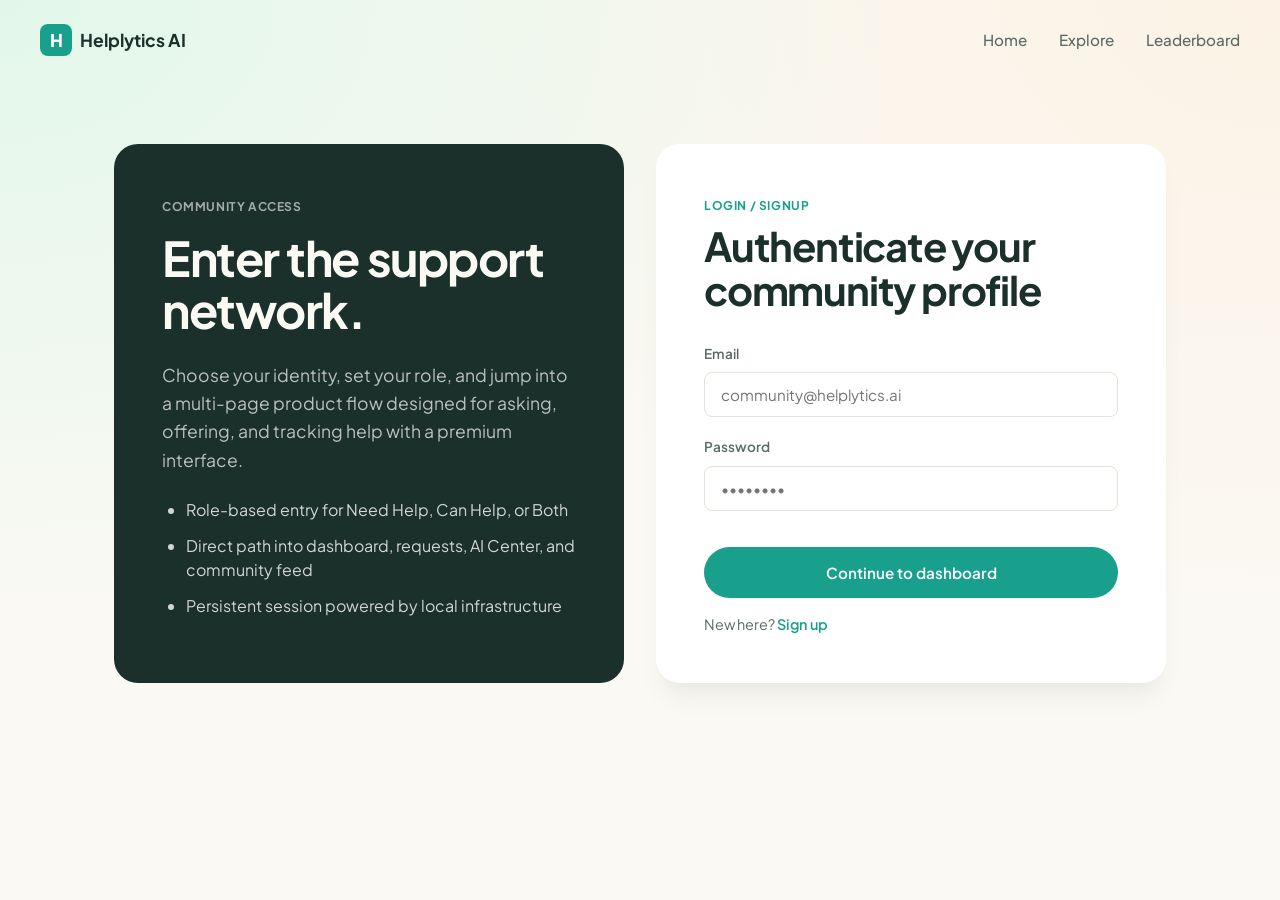
<file: pages/profile/profile.html>
<!DOCTYPE html>
<html lang="en">
<head>
    <meta charset="UTF-8">
    <meta name="viewport" content="width=device-width, initial-scale=1.0">
    <title>Profile - Helplytics AI</title>
    <link rel="stylesheet" href="../../assets/global/global.css">
    <style>
        .profile-layout {
            max-width: 1200px;
            margin: 0 auto 4rem;
            display: grid;
            grid-template-columns: 1fr 1fr;
            gap: 2rem;
            padding: 0 1.5rem;
        }

        .eyebrow {
            font-size: 0.75rem;
            font-weight: 800;
            color: var(--brand-primary);
            text-transform: uppercase;
            letter-spacing: 0.1em;
            display: block;
        }

        .pill-tag {
            background: #e0f2fe; color: #0284c7;
            padding: 4px 12px;
            border-radius: 99px;
            font-size: 0.75rem;
            font-weight: 700;
            white-space: nowrap;
        }
        
        .pill-tag.badge { background: #dcfce7; color: #16a34a; }

        @media (max-width: 900px) {
            .profile-layout { grid-template-columns: 1fr; }
        }
    </style>
</head>
<body>
    <div id="nav-placeholder"></div>

    <div class="container pb-4">
        <div class="dark-panel" style="margin-bottom: 2rem;">
            <span style="font-size:0.75rem; font-weight:700; letter-spacing:0.05em; text-transform:uppercase; color:rgba(255,255,255,0.6); display:block; margin-bottom: 1rem;">PROFILE</span>
            <h1 style="font-size: 3.5rem; line-height:1.1; margin-bottom: 0.5rem;" id="user-name">Ayesha Khan</h1>
            <p style="font-size: 1.1rem; color: rgba(255,255,255,0.8);" id="user-subtext">Both • Karachi</p>
        </div>
    </div>

    <div class="profile-layout">
        <!-- Skills and Rep -->
        <div class="card" style="height: fit-content;">
            <span class="eyebrow">PUBLIC PROFILE</span>
            <h2 style="font-size: 2.2rem; margin-bottom: 2rem;">Skills and reputation</h2>
            
            <div class="flex justify-between items-center mb-2">
                <span class="text-secondary">Trust score</span>
                <strong style="font-size: 1.1rem;" id="p-trust">100%</strong>
            </div>
            
            <div class="flex justify-between items-center mb-4 pb-4" style="border-bottom: 1px solid var(--border-color);">
                <span class="text-secondary">Contributions</span>
                <strong style="font-size: 1.1rem;" id="p-contrib">35</strong>
            </div>

            <h4 class="mb-2">Skills</h4>
            <div class="flex gap-2 mb-4" style="flex-wrap: wrap;" id="p-skills">
                <span class="pill-tag">Figma</span>
                <span class="pill-tag">UI/UX</span>
                <span class="pill-tag">HTML/CSS</span>
                <span class="pill-tag">Career Guidance</span>
            </div>

            <h4 class="mb-2">Badges</h4>
            <div class="flex gap-2" style="flex-wrap: wrap;" id="p-badges">
                <span class="pill-tag badge">Design Ally</span>
                <span class="pill-tag badge">Fast Responder</span>
                <span class="pill-tag badge">Top Mentor</span>
            </div>
        </div>

        <!-- Edit Profile -->
        <div class="card">
            <span class="eyebrow">EDIT PROFILE</span>
            <h2 style="font-size: 2.2rem; margin-bottom: 2rem;">Update your identity</h2>

            <form id="profile-form">
                <div class="flex gap-4 mb-4">
                    <div class="form-group" style="flex:1; margin:0;">
                        <label class="form-label">Name</label>
                        <input type="text" id="edit-name" class="form-control" style="padding:1rem; border-radius:12px;">
                    </div>
                    <div class="form-group" style="flex:1; margin:0;">
                        <label class="form-label">Location</label>
                        <input type="text" id="edit-location" class="form-control" style="padding:1rem; border-radius:12px;">
                    </div>
                </div>

                <div class="form-group mb-4">
                    <label class="form-label">Skills</label>
                    <input type="text" id="edit-skills" class="form-control" style="padding:1rem; border-radius:12px;" placeholder="Comma separated">
                </div>

                <div class="form-group mb-4">
                    <label class="form-label">Interests</label>
                    <input type="text" id="edit-interests" class="form-control" style="padding:1rem; border-radius:12px;" placeholder="Optional context">
                </div>

                <button type="submit" class="btn btn-primary w-full mt-2" style="padding: 1rem;" id="btn-save">Save profile</button>
            </form>
        </div>
    </div>

    <script src="../../assets/global/config.js"></script>
    <script src="../../assets/global/utils.js"></script>
    <script src="../../assets/global/api.js"></script>
    <script src="../../assets/global/components.js"></script>
    <script src="profile.js"></script>
</body>
</html>
</file>
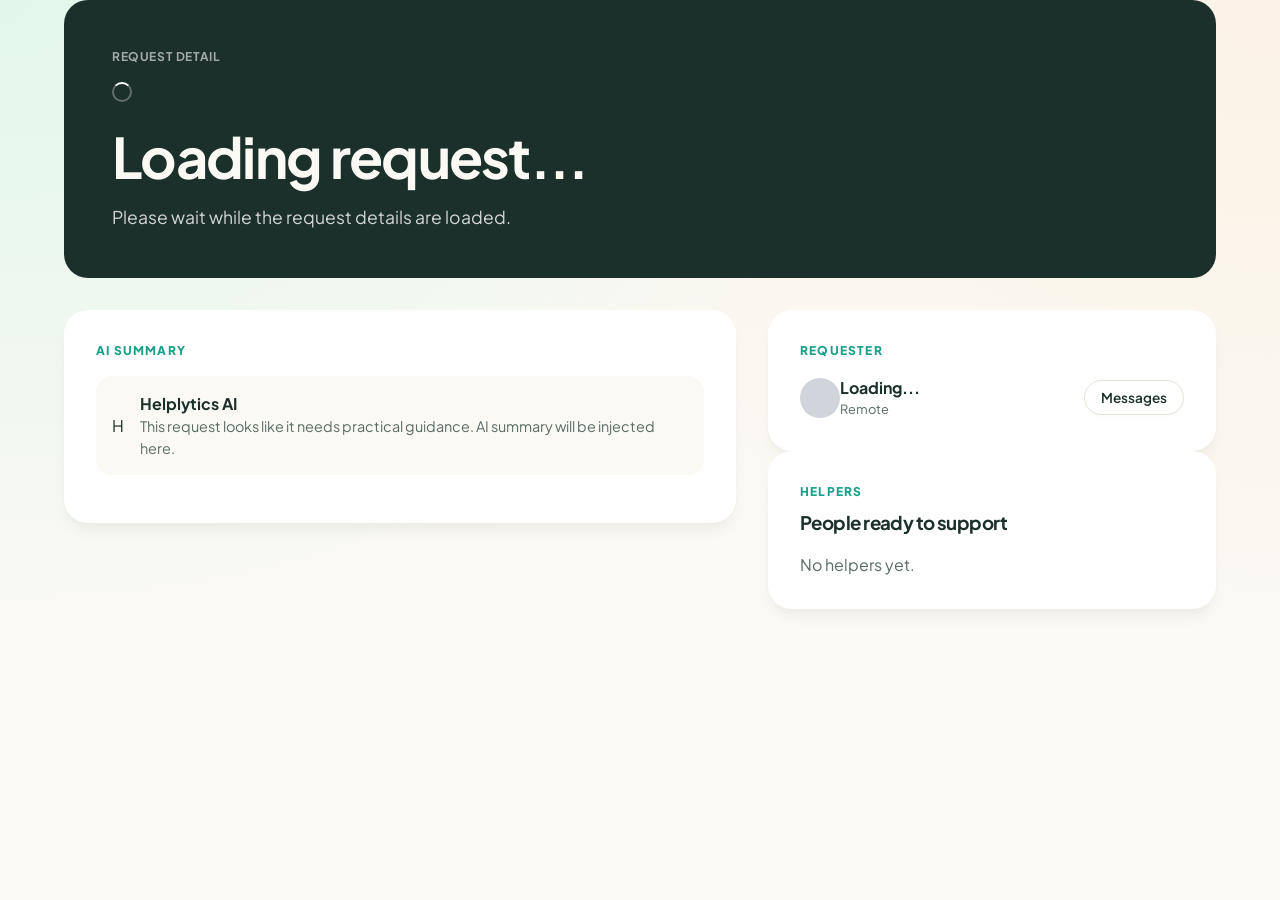
<file: pages/request-detail/request-detail.html>
<!DOCTYPE html>
<html lang="en">
<head>
    <meta charset="UTF-8">
    <meta name="viewport" content="width=device-width, initial-scale=1.0">
    <title>Request Detail - Helplytics AI</title>
    <link rel="stylesheet" href="../../assets/global/global.css">
    <link rel="stylesheet" href="request-detail.css">
</head>
<body>
    <div id="nav-placeholder"></div>

    <div class="container pb-4">
        <div class="dark-panel" style="margin-bottom: 2rem;">
            <span style="font-size:0.75rem; font-weight:700; letter-spacing:0.05em; text-transform:uppercase; color:rgba(255,255,255,0.6); display:block; margin-bottom: 1rem;">REQUEST DETAIL</span>
            
            <div class="flex" style="gap: 0.5rem; flex-wrap:wrap; margin-bottom:1.5rem;" id="req-pills">
                <!-- Injected via JS -->
                 <div class="spinner"></div>
            </div>

            <h1 style="font-size: 3.5rem; line-height:1.1; margin-bottom: 1rem;" id="req-title">Loading request...</h1>
            <p style="font-size: 1.1rem; color: rgba(255,255,255,0.8);" id="req-desc">Please wait while the request details are loaded.</p>
        </div>
    </div>

    <div class="detail-layout">
        <!-- Left Column -->
        <div class="flex-col gap-4">
            <div class="card">
                <span class="eyebrow">AI SUMMARY</span>
                <div class="flex items-center gap-4 mt-4 bg-tertiary" style="background:var(--bg-page); padding:1rem; border-radius:var(--radius-md);">
                    <div class="logo-icon" style="flex-shrink:0;">H</div>
                    <div>
                        <strong>Helplytics AI</strong>
                        <p class="text-secondary mt-1" style="font-size:0.9rem;" id="ai-summary">This request looks like it needs practical guidance. AI summary will be injected here.</p>
                    </div>
                </div>
                
                <div class="flex mt-4" style="gap:0.5rem;" id="ai-tags">
                   <!-- Tags injected here -->
                </div>
            </div>

            <div class="card" id="actions-card" style="display:none;">
                <span class="eyebrow">ACTIONS</span>
                <div class="flex gap-4 mt-4">
                    <button class="btn btn-primary" id="btn-offer-help">I can help</button>
                    <button class="btn btn-secondary" id="btn-mark-solved" style="display:none;">Mark as solved</button>
                </div>
            </div>
        </div>

        <!-- Right Column -->
        <div class="flex-col gap-4">
            <div class="card">
                <span class="eyebrow">REQUESTER</span>
                <div class="flex justify-between items-center mt-4">
                    <div class="flex items-center gap-2">
                        <div class="avatar" style="width:40px;height:40px;background:#d1d5db;border-radius:50%;" id="req-avatar"></div>
                        <div>
                            <strong id="req-author">Loading...</strong>
                            <div class="text-secondary" style="font-size:0.8rem;" id="req-location">Remote</div>
                        </div>
                    </div>
                    <button class="btn btn-secondary" style="padding:0.5rem 1rem; font-size:0.85rem;" onclick="redirect('../messaging/messaging.html')">Messages</button>
                </div>
            </div>

            <div class="card">
                <span class="eyebrow">HELPERS</span>
                <h3 style="margin-top:0.5rem;">People ready to support</h3>
                <div class="flex-col gap-4 mt-4" id="helpers-list">
                    <!-- Helpers mocked here -->
                    <p class="text-secondary">No helpers yet.</p>
                </div>
            </div>
        </div>
    </div>

    <script src="../../assets/global/config.js"></script>
    <script src="../../assets/global/utils.js"></script>
    <script src="../../assets/global/api.js"></script>
    <script src="../../assets/global/components.js"></script>
    <script src="request-detail.js"></script>
</body>
</html>
</file>
<file: assets/global/global.css>
/* Helplytics AI - Matching Reference Design Tokens */
@import url('https://fonts.googleapis.com/css2?family=Plus+Jakarta+Sans:wght@400;500;600;700;800&display=swap');

:root {
    /* Color Palette - HelpHub AI reference */
    --bg-page: #fbf9f4;
    /* Warm beige background */
    --bg-surface: #ffffff;
    /* White cards */
    --bg-surface-alt: #f5f3e9;
    /* Slightly darker beige */

    --brand-dark: #1b2f2b;
    /* Very dark green for dark panels */
    --brand-primary: #18a08c;
    /* Teal for buttons */
    --brand-primary-hover: #138775;

    --text-primary: #1b2f2b;
    /* Dark green/black for text */
    --text-secondary: #5a6b67;
    /* Muted sage for paragraphs */
    --text-on-dark: #fbf9f4;
    /* Off-white text on dark panels */

    --border-color: #e5e2d9;
    --border-light: #f0ede4;

    --status-red-bg: #fee2e2;
    --status-red-text: #dc2626;
    --status-green-bg: #dcfce7;
    --status-green-text: #16a34a;
    --status-yellow-bg: #fef9c3;
    --status-yellow-text: #ca8a04;

    /* Shadows */
    --shadow-sm: 0 2px 4px rgba(0, 0, 0, 0.02);
    --shadow-md: 0 10px 15px -3px rgba(0, 0, 0, 0.05), 0 4px 6px -2px rgba(0, 0, 0, 0.02);
    --shadow-lg: 0 20px 25px -5px rgba(0, 0, 0, 0.05), 0 10px 10px -5px rgba(0, 0, 0, 0.02);

    /* Border Radius - highly rounded in redesign */
    --radius-sm: 8px;
    --radius-md: 16px;
    --radius-lg: 24px;
    --radius-xl: 32px;

    --transition-fast: 0.15s ease;
    --transition-normal: 0.3s ease;
}

* {
    margin: 0;
    padding: 0;
    box-sizing: border-box;
}

body {
    font-family: 'Plus Jakarta Sans', sans-serif;
    background-color: var(--bg-page);
    /* Soft gradient background overlay based on design */
    background-image: radial-gradient(at 0% 0%, rgba(167, 243, 208, 0.3) 0px, transparent 50%),
        radial-gradient(at 100% 0%, rgba(254, 215, 170, 0.2) 0px, transparent 50%);
    background-attachment: fixed;
    color: var(--text-primary);
    line-height: 1.5;
    -webkit-font-smoothing: antialiased;
}

a {
    color: inherit;
    text-decoration: none;
    transition: color var(--transition-fast);
}

button,
input,
select,
textarea {
    font-family: inherit;
    border: none;
    outline: none;
}

/* Typography */
h1,
h2,
h3,
h4,
h5,
h6 {
    color: var(--text-primary);
    font-weight: 700;
    letter-spacing: -0.03em;
}

.text-muted {
    color: var(--text-secondary);
}

.text-secondary {
    color: var(--text-secondary);
}

/* Buttons */
.btn {
    display: inline-flex;
    align-items: center;
    justify-content: center;
    padding: 0.75rem 1.5rem;
    font-size: 0.95rem;
    font-weight: 600;
    border-radius: 9999px;
    /* Pill shaped buttons */
    gap: 0.5rem;
    cursor: pointer;
    transition: all var(--transition-fast);
}

.btn-primary {
    background-color: var(--brand-primary);
    color: #fff;
}

.btn-primary:hover {
    background-color: var(--brand-primary-hover);
    transform: translateY(-1px);
}

.btn-secondary {
    background-color: #fff;
    color: var(--text-primary);
    border: 1px solid var(--border-color);
    box-shadow: var(--shadow-sm);
}

.btn-secondary:hover {
    background-color: var(--bg-surface-alt);
}

/* Forms */
.form-group {
    margin-bottom: 1.25rem;
}

.form-label {
    display: block;
    font-size: 0.85rem;
    font-weight: 600;
    margin-bottom: 0.5rem;
    color: var(--text-secondary);
}

.form-control {
    width: 100%;
    padding: 0.75rem 1rem;
    font-size: 0.95rem;
    border: 1px solid var(--border-color);
    border-radius: var(--radius-sm);
    background-color: var(--bg-surface);
    color: var(--text-primary);
    transition: all var(--transition-fast);
}

.form-control:focus {
    border-color: var(--brand-primary);
    box-shadow: 0 0 0 3px rgba(24, 160, 140, 0.1);
}

/* Cards & Layout */
.card {
    background-color: var(--bg-surface);
    border-radius: var(--radius-lg);
    padding: 2rem;
    box-shadow: var(--shadow-md);
}

.dark-panel {
    background-color: var(--brand-dark);
    color: var(--text-on-dark);
    border-radius: var(--radius-lg);
    padding: 3rem;
}

.dark-panel h1,
.dark-panel h2,
.dark-panel h3 {
    color: var(--text-on-dark);
}

.dark-panel .text-secondary {
    color: rgba(255, 255, 255, 0.7);
}

.container {
    width: 100%;
    max-width: 1200px;
    margin: 0 auto;
    padding: 0 1.5rem;
}

/* Utilities */
.flex {
    display: flex;
}

.flex-col {
    flex-direction: column;
}

.items-center {
    align-items: center;
}

.justify-between {
    justify-content: space-between;
}

.gap-4 {
    gap: 1rem;
}

.mt-4 {
    margin-top: 1rem;
}

.mb-4 {
    margin-bottom: 1rem;
}

.w-full {
    width: 100%;
}

/* Navigation */
.navbar {
    display: flex;
    align-items: center;
    justify-content: space-between;
    padding: 1.5rem 0;
    max-width: 1200px;
    margin: 0 auto;
}

.nav-logo {
    display: flex;
    align-items: center;
    gap: 0.5rem;
    font-weight: 700;
    font-size: 1.1rem;
    color: var(--text-primary);
}

.nav-logo .logo-icon {
    width: 32px;
    height: 32px;
    background-color: var(--brand-primary);
    color: #fff;
    display: flex;
    align-items: center;
    justify-content: center;
    border-radius: var(--radius-sm);
    font-weight: 800;
}

.nav-links {
    display: flex;
    gap: 2rem;
}

.nav-links a {
    font-size: 0.95rem;
    font-weight: 500;
    color: var(--text-secondary);
}

.nav-links a:hover,
.nav-links a.active {
    color: var(--text-primary);
}

/* Loader & Toasts omitted for brevity but remain functional via JS */
.spinner {
    width: 20px;
    height: 20px;
    border: 2px solid rgba(255, 255, 255, 0.3);
    border-radius: 50%;
    border-top-color: #fff;
    animation: spin 0.8s linear infinite;
    display: inline-block;
}

@keyframes spin {
    to {
        transform: rotate(360deg);
    }
}
</file>
<file: pages/dashboard/dashboard.css>
/* Dashboard Specific CSS */

.dashboard-header {
    border-bottom: 1px solid var(--border-color);
    padding-bottom: 1.5rem;
}

.stats-grid {
    display: grid;
    grid-template-columns: repeat(auto-fit, minmax(200px, 1fr));
    gap: 1.5rem;
}

.stat-card {
    padding: 1.5rem;
    display: flex;
    flex-direction: column;
    justify-content: center;
}

.stat-value {
    font-size: 2.5rem;
    font-weight: 700;
    margin-top: 0.5rem;
}

.requests-grid {
    display: grid;
    grid-template-columns: repeat(auto-fill, minmax(300px, 1fr));
    gap: 1.5rem;
}

.request-card {
    transition: transform 0.2s ease, box-shadow 0.2s ease;
}

.request-card:hover {
    transform: translateY(-4px);
    border-color: var(--brand-primary);
}
</file>
<file: pages/leaderboard/leaderboard.css>
.leaderboard-layout {
    max-width: 1200px;
    margin: 0 auto 4rem;
    display: grid;
    grid-template-columns: 1fr 1fr;
    gap: 2rem;
    padding: 0 1.5rem;
}

.eyebrow {
    font-size: 0.75rem;
    font-weight: 800;
    color: var(--brand-primary);
    text-transform: uppercase;
    letter-spacing: 0.1em;
    display: block;
}

.ranking-card {
    border: 1px solid var(--border-color);
    padding: 1.5rem;
    border-radius: var(--radius-sm);
    display: flex;
    justify-content: space-between;
    align-items: center;
}

.avatar-circle {
    width: 48px;
    height: 48px;
    border-radius: 50%;
    background: #1e293b;
    color: #fff;
    display: flex;
    align-items: center;
    justify-content: center;
    font-weight: bold;
    font-size: 1rem;
}

.progress-bar-bg {
    width: 100%;
    height: 8px;
    background: #f1f5f9;
    border-radius: 99px;
    overflow: hidden;
    margin-top: 1rem;
}

.progress-bar-fill {
    height: 100%;
    background: linear-gradient(90deg, #ca8a04 0%, #18a08c 100%);
    border-radius: 99px;
}

@media (max-width: 900px) {
    .leaderboard-layout {
        grid-template-columns: 1fr;
    }
}
</file>
<file: pages/onboarding/onboarding.css>
/* Onboarding specific styles if needed. Reuses global CSS mostly */
.onboarding-card {
    padding: 3rem 2.5rem;
    box-shadow: var(--shadow-lg);
    animation: fadeIn 0.5s ease;
}

@keyframes fadeIn {
    from {
        opacity: 0;
        transform: translateY(10px);
    }

    to {
        opacity: 1;
        transform: translateY(0);
    }
}
</file>
<file: pages/request-detail/request-detail.css>
.detail-layout {
    max-width: 1200px;
    margin: 0 auto 4rem;
    display: grid;
    grid-template-columns: 1.5fr 1fr;
    gap: 2rem;
    padding: 0 1.5rem;
}

.eyebrow {
    font-size: 0.75rem;
    font-weight: 800;
    color: var(--brand-primary);
    text-transform: uppercase;
    letter-spacing: 0.1em;
    display: block;
}

.pill-tag {
    background: #e0f2fe;
    color: #0284c7;
    padding: 4px 12px;
    border-radius: 99px;
    font-size: 0.75rem;
    font-weight: 700;
}

.req-pill {
    display: inline-block;
    padding: 4px 12px;
    border-radius: 99px;
    font-size: 0.75rem;
    font-weight: 700;
    background: rgba(255, 255, 255, 0.1);
    color: #fff;
}

.req-pill.high {
    background: rgba(220, 38, 38, 0.2);
    color: #fca5a5;
}

.req-pill.solved {
    background: rgba(22, 163, 74, 0.2);
    color: #86efac;
}

.helper-card {
    border: 1px solid var(--border-color);
    padding: 1rem;
    border-radius: var(--radius-sm);
    display: flex;
    justify-content: space-between;
    align-items: center;
}

.trust-badge {
    background: #ccfbf1;
    color: #0f766e;
    padding: 4px 10px;
    border-radius: 99px;
    font-size: 0.75rem;
    font-weight: 700;
}

@media (max-width: 768px) {
    .detail-layout {
        grid-template-columns: 1fr;
    }
}
</file>
